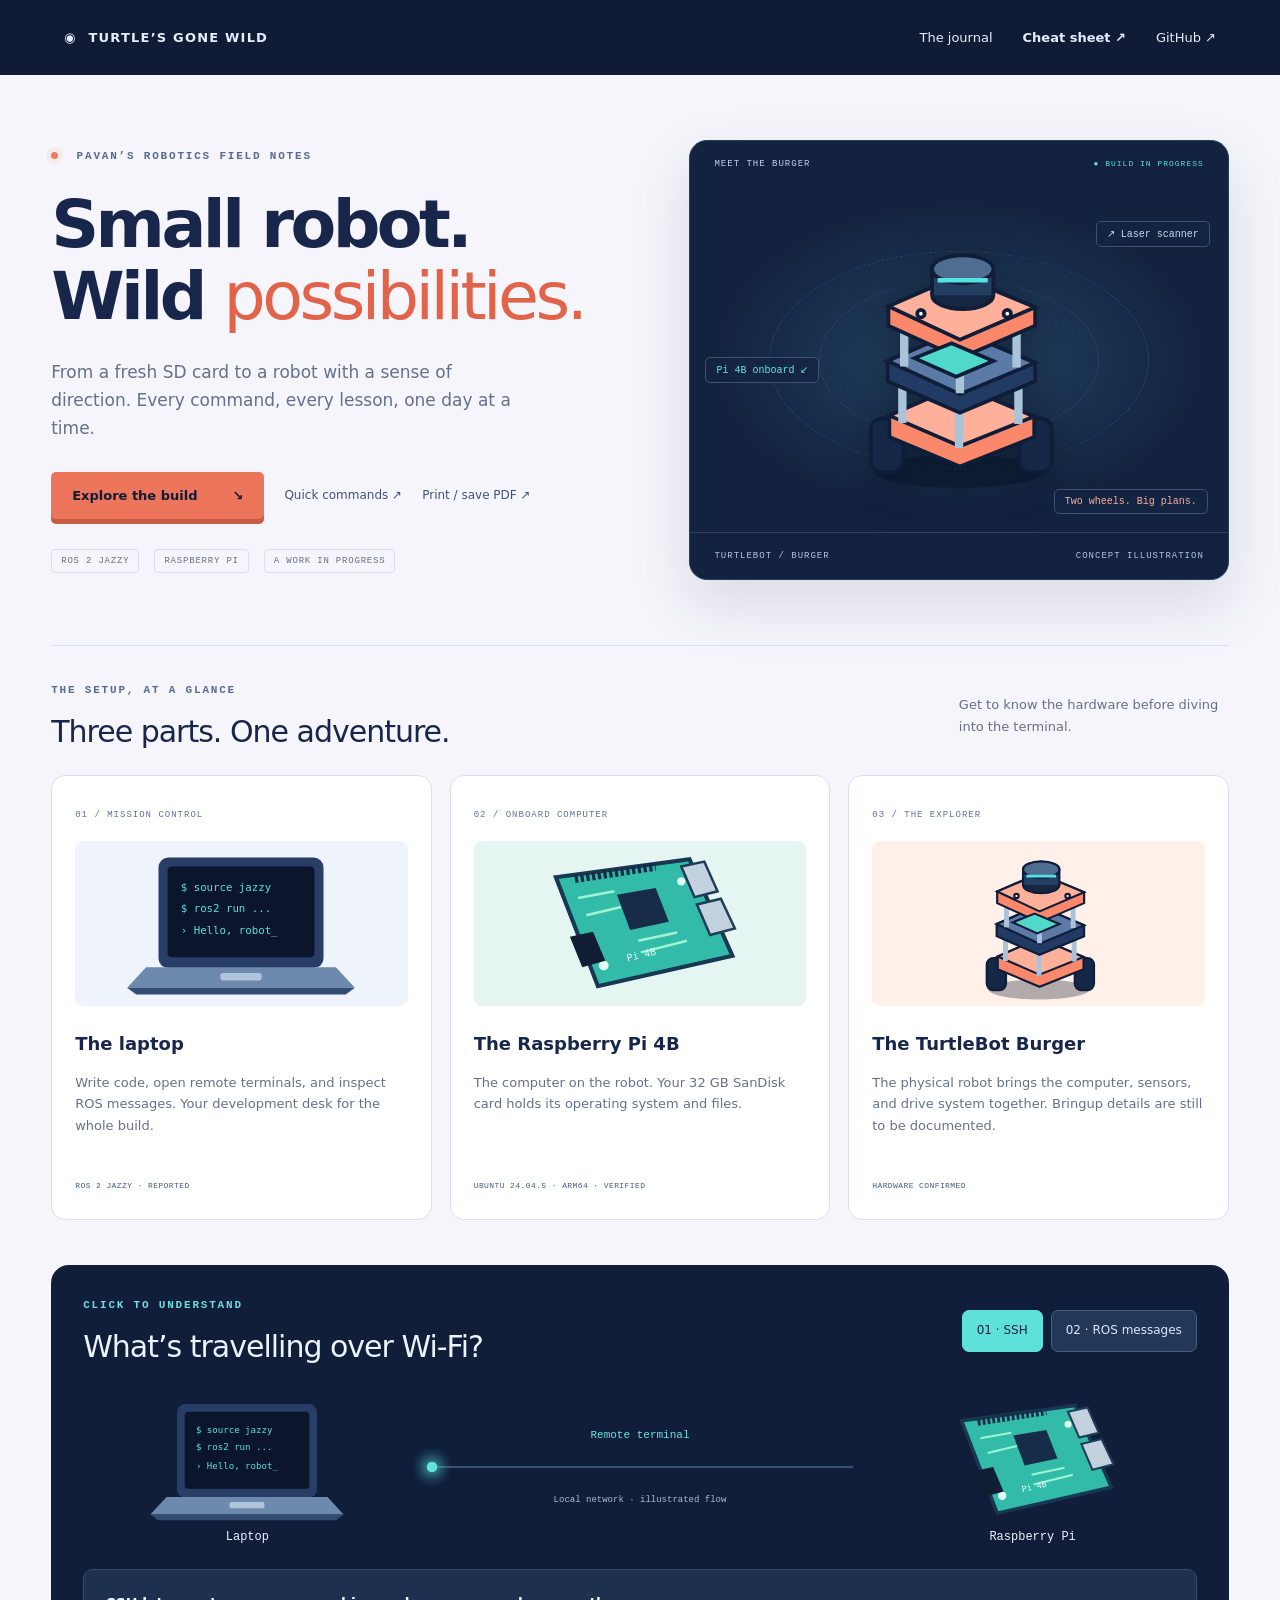
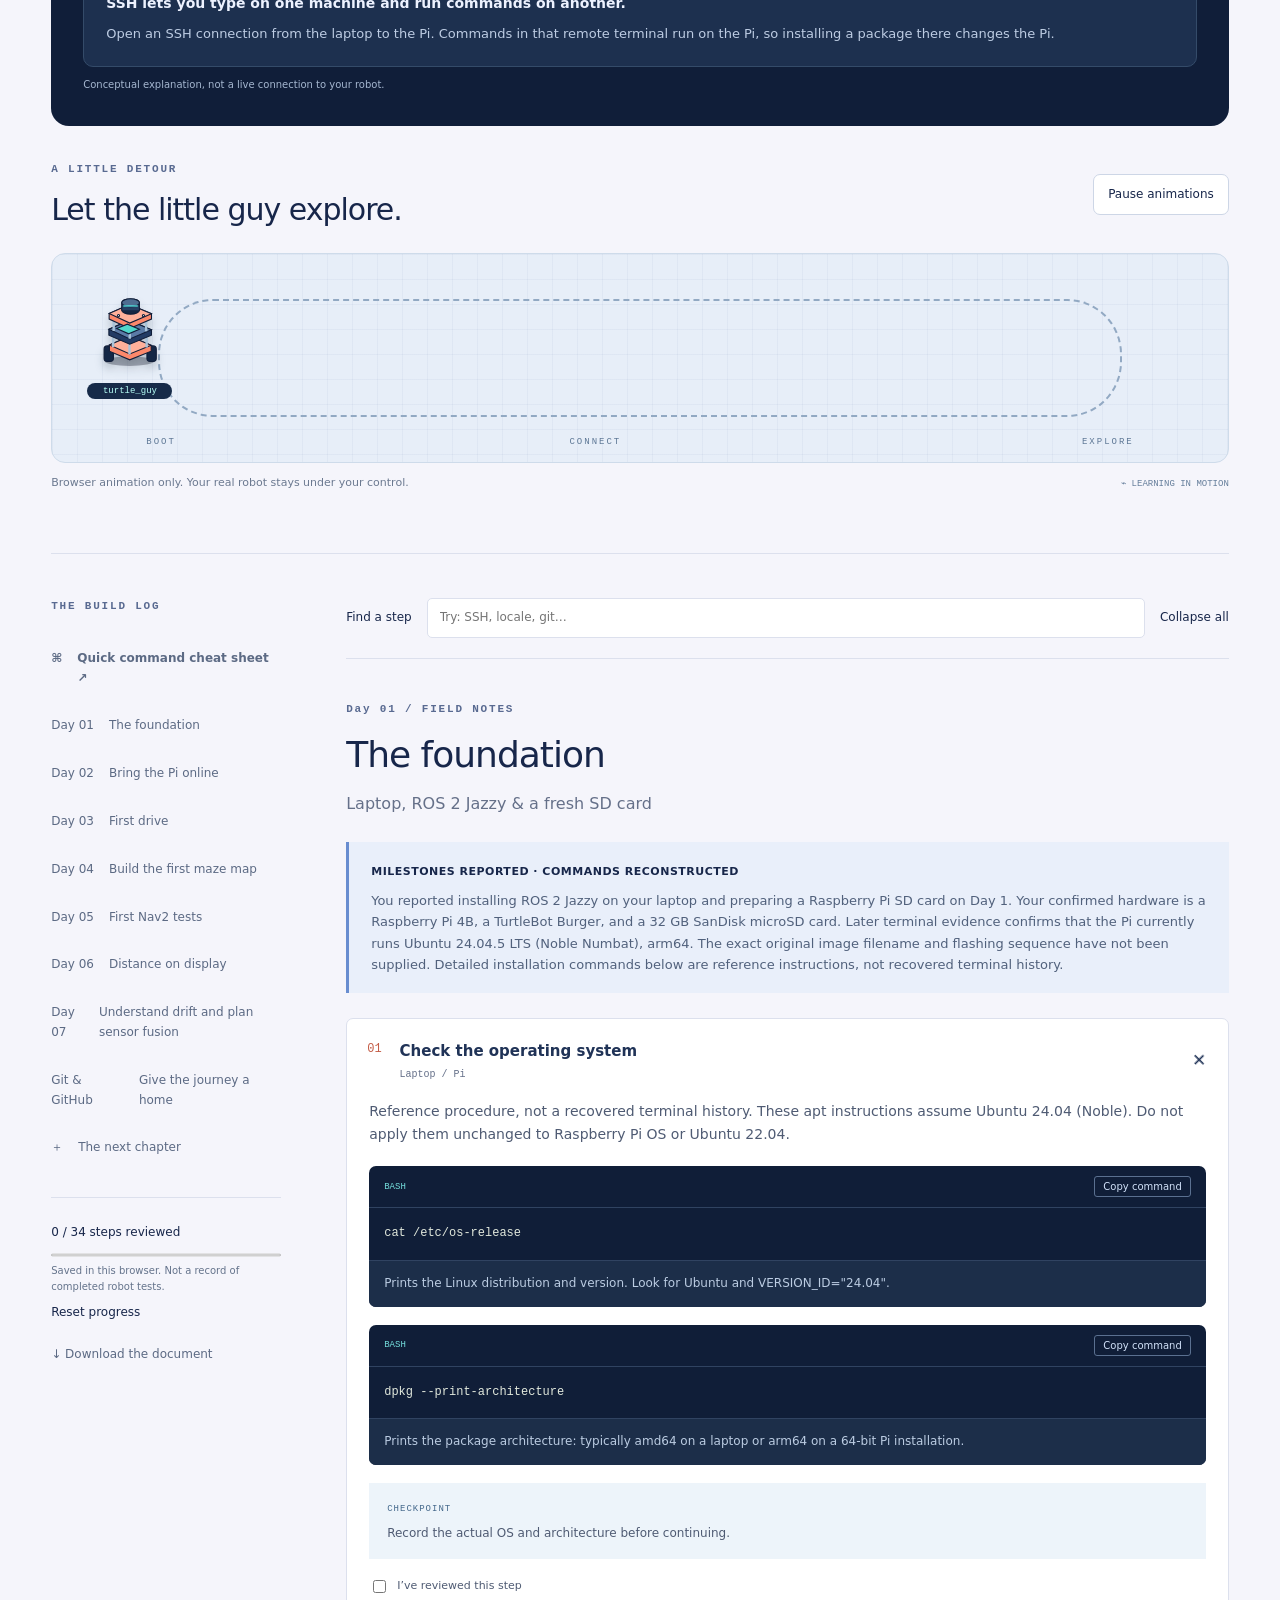
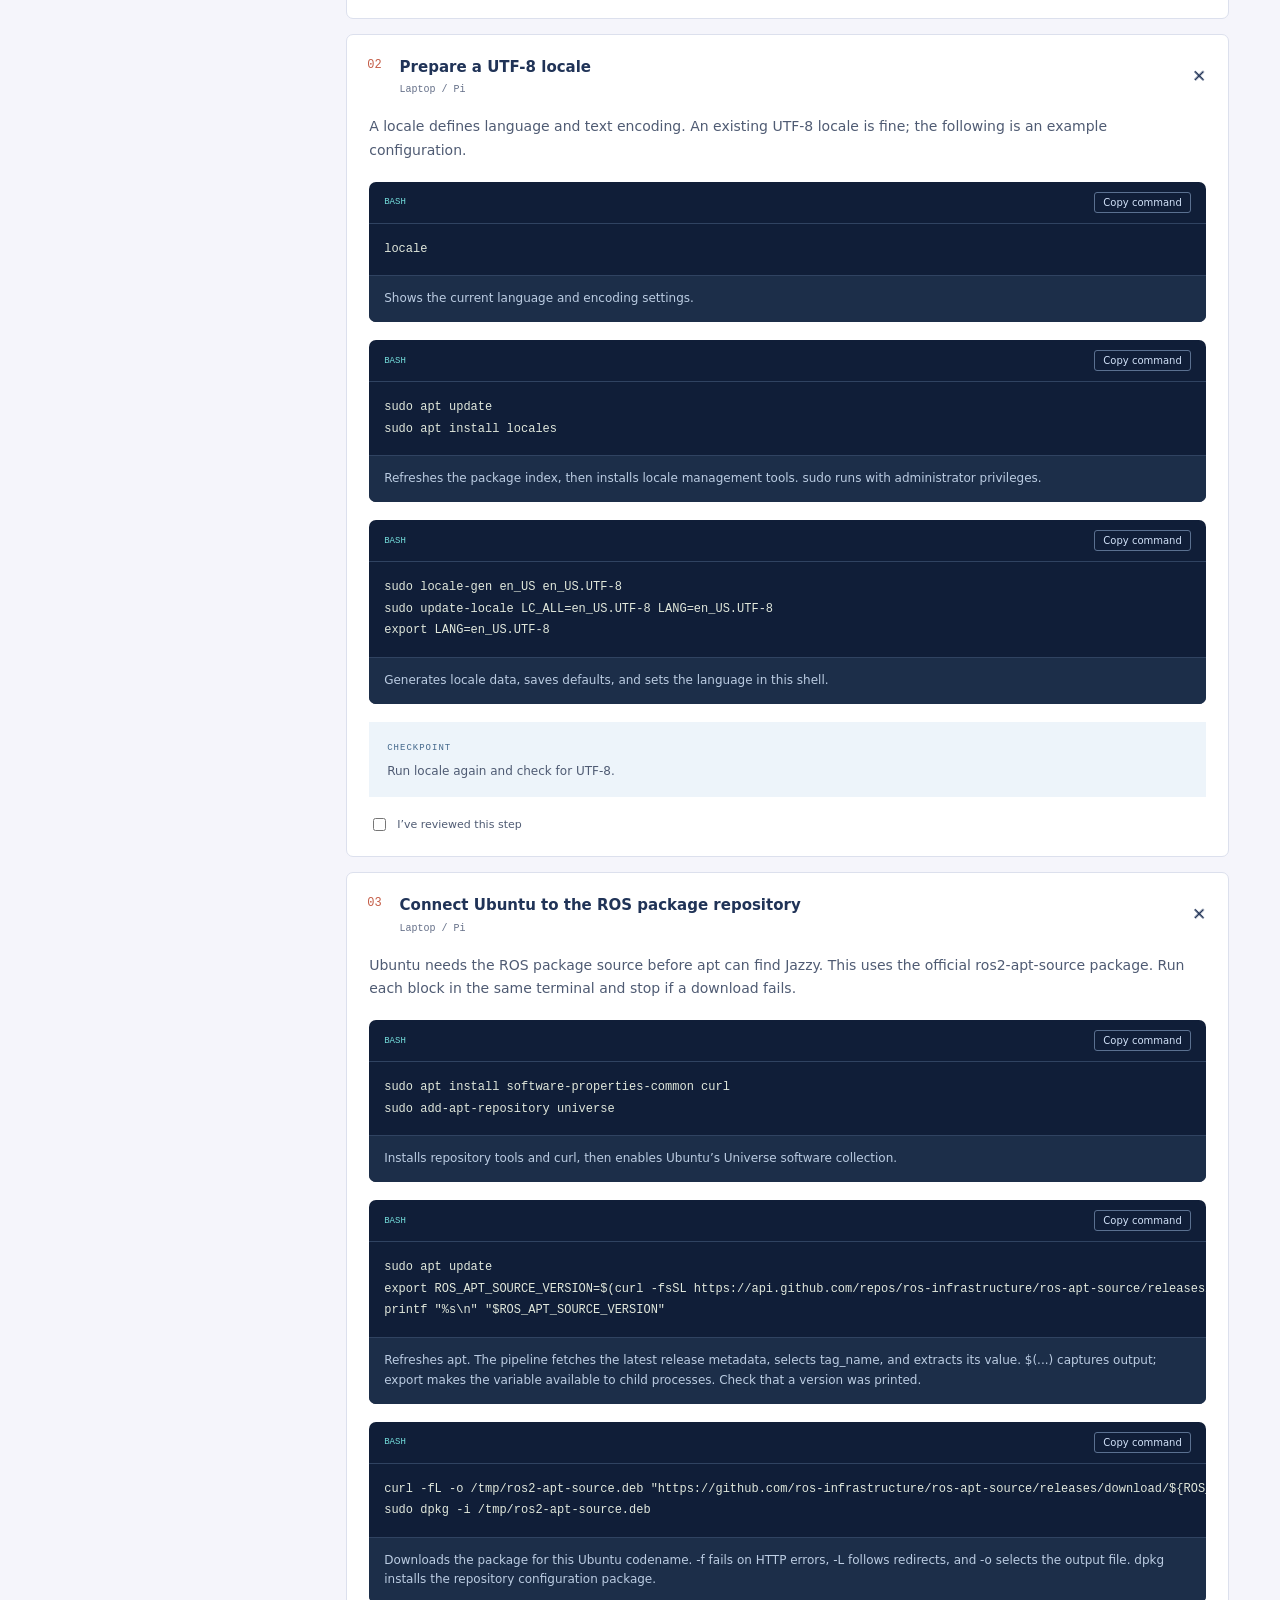
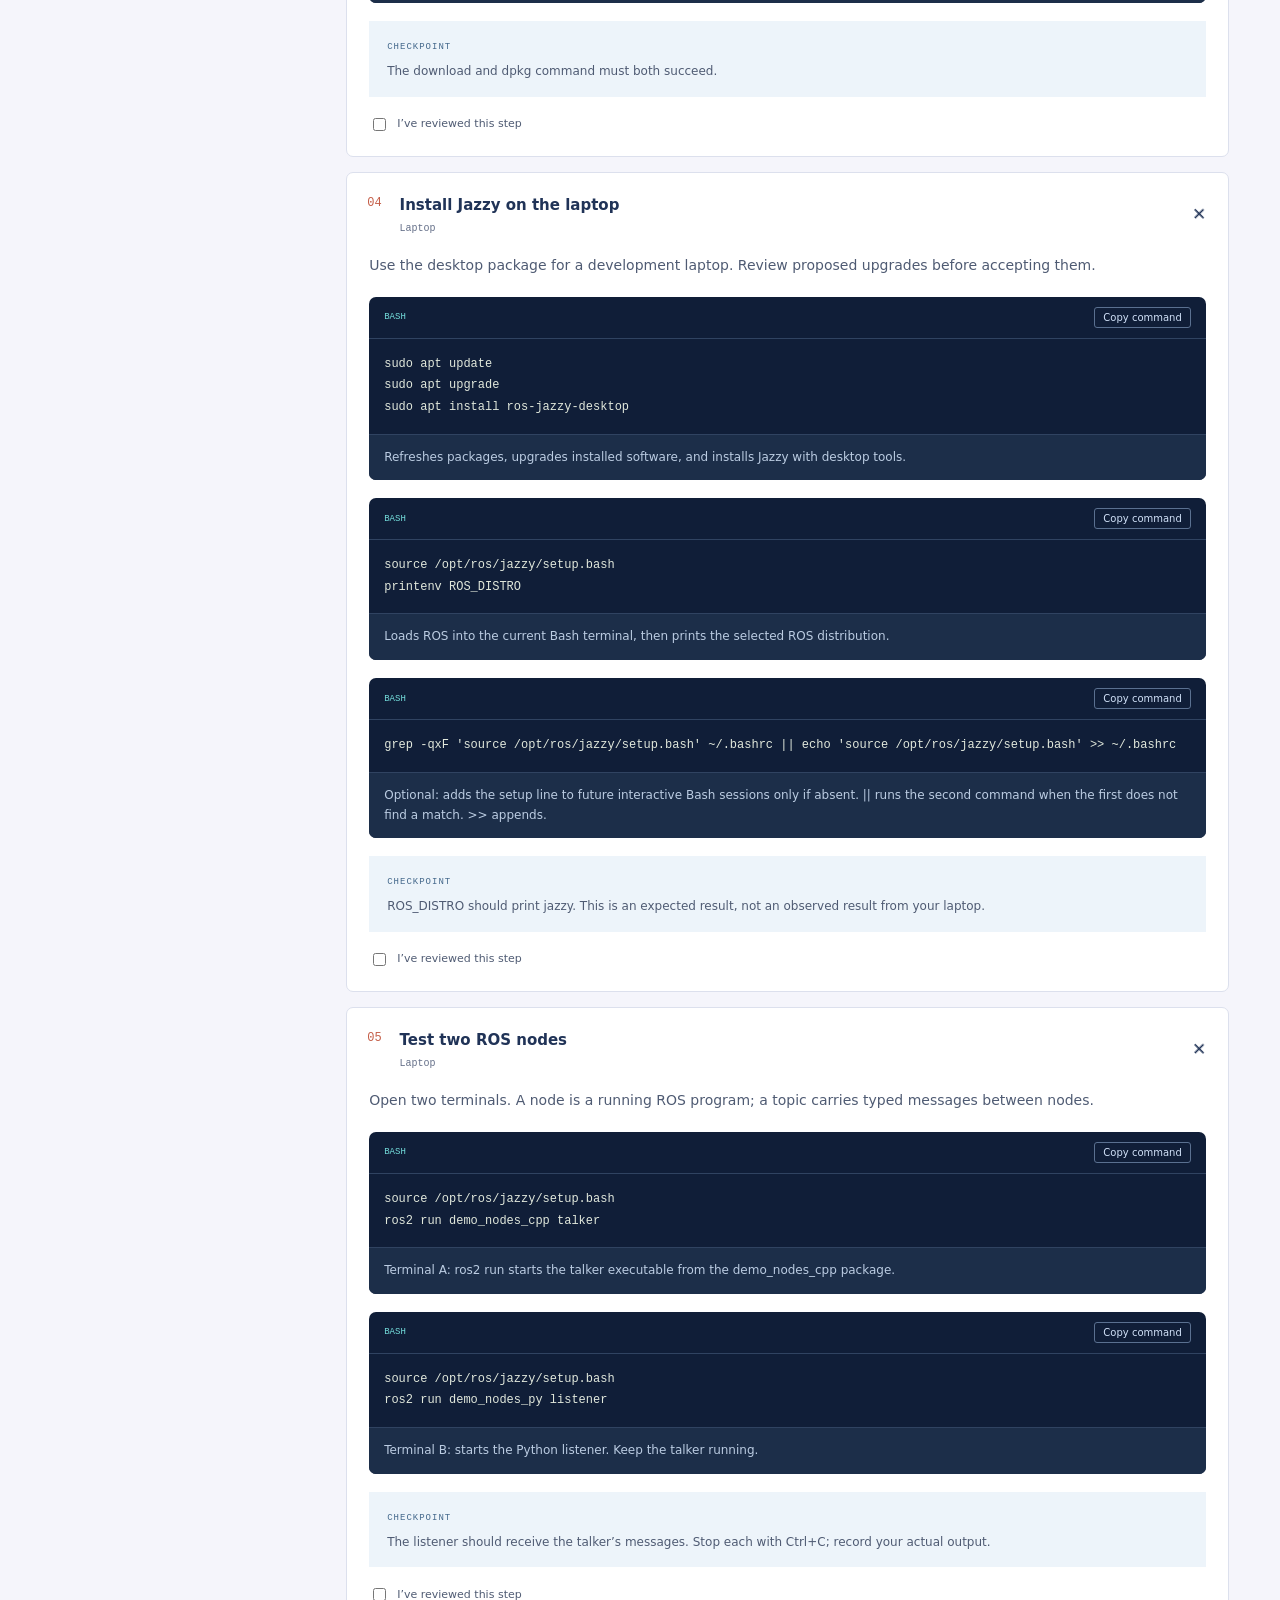
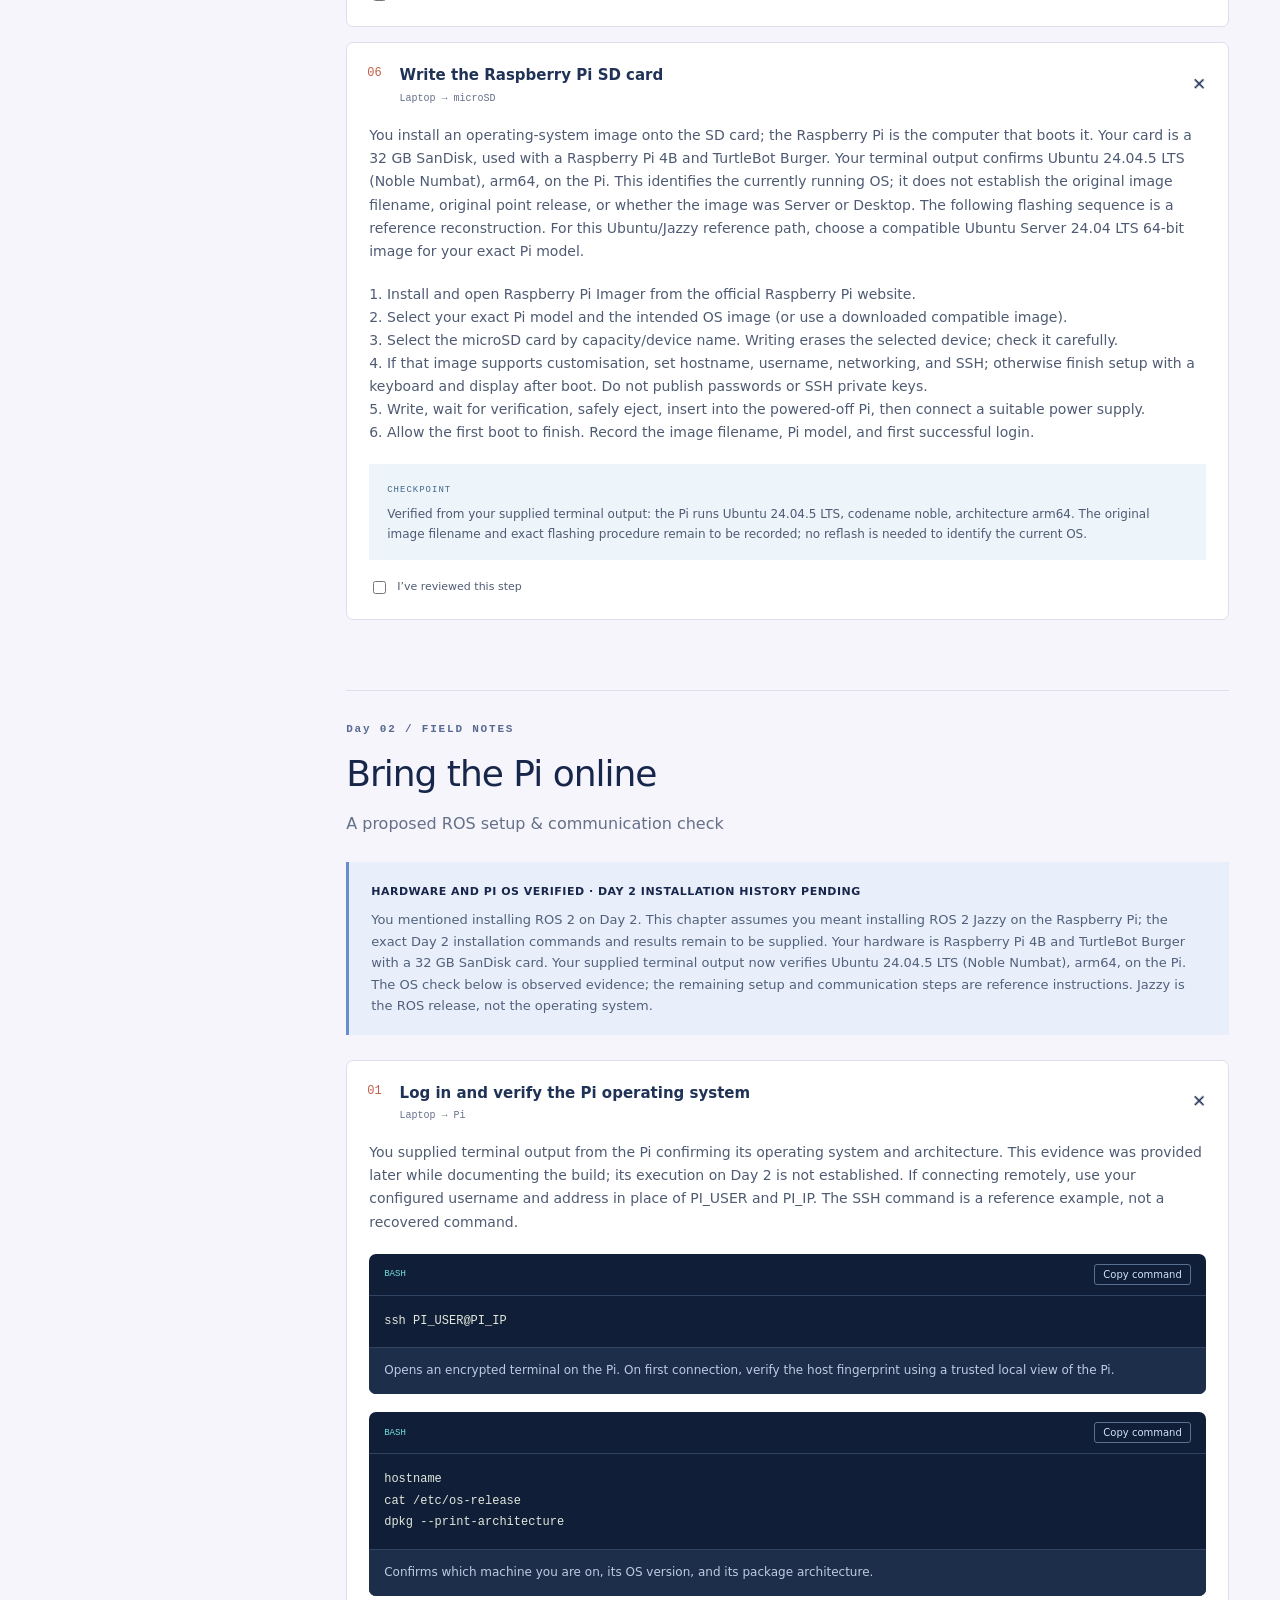
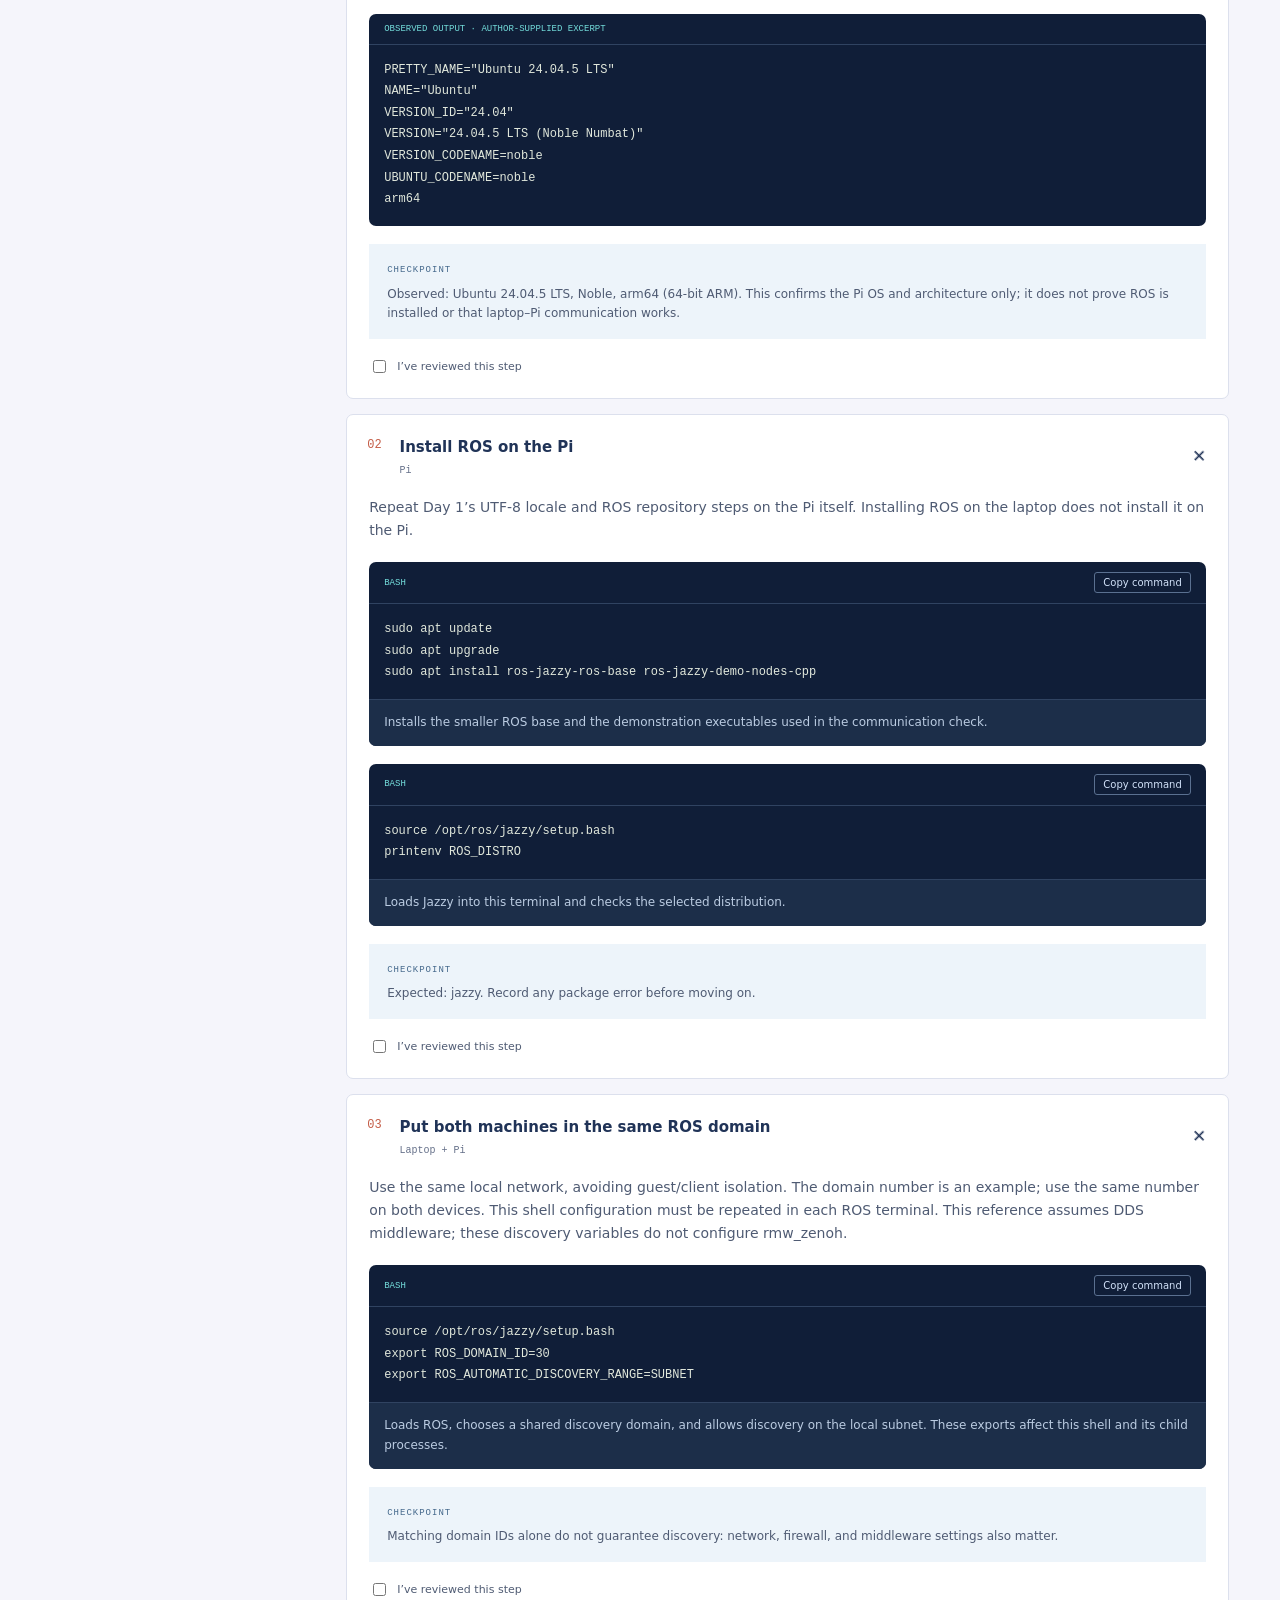
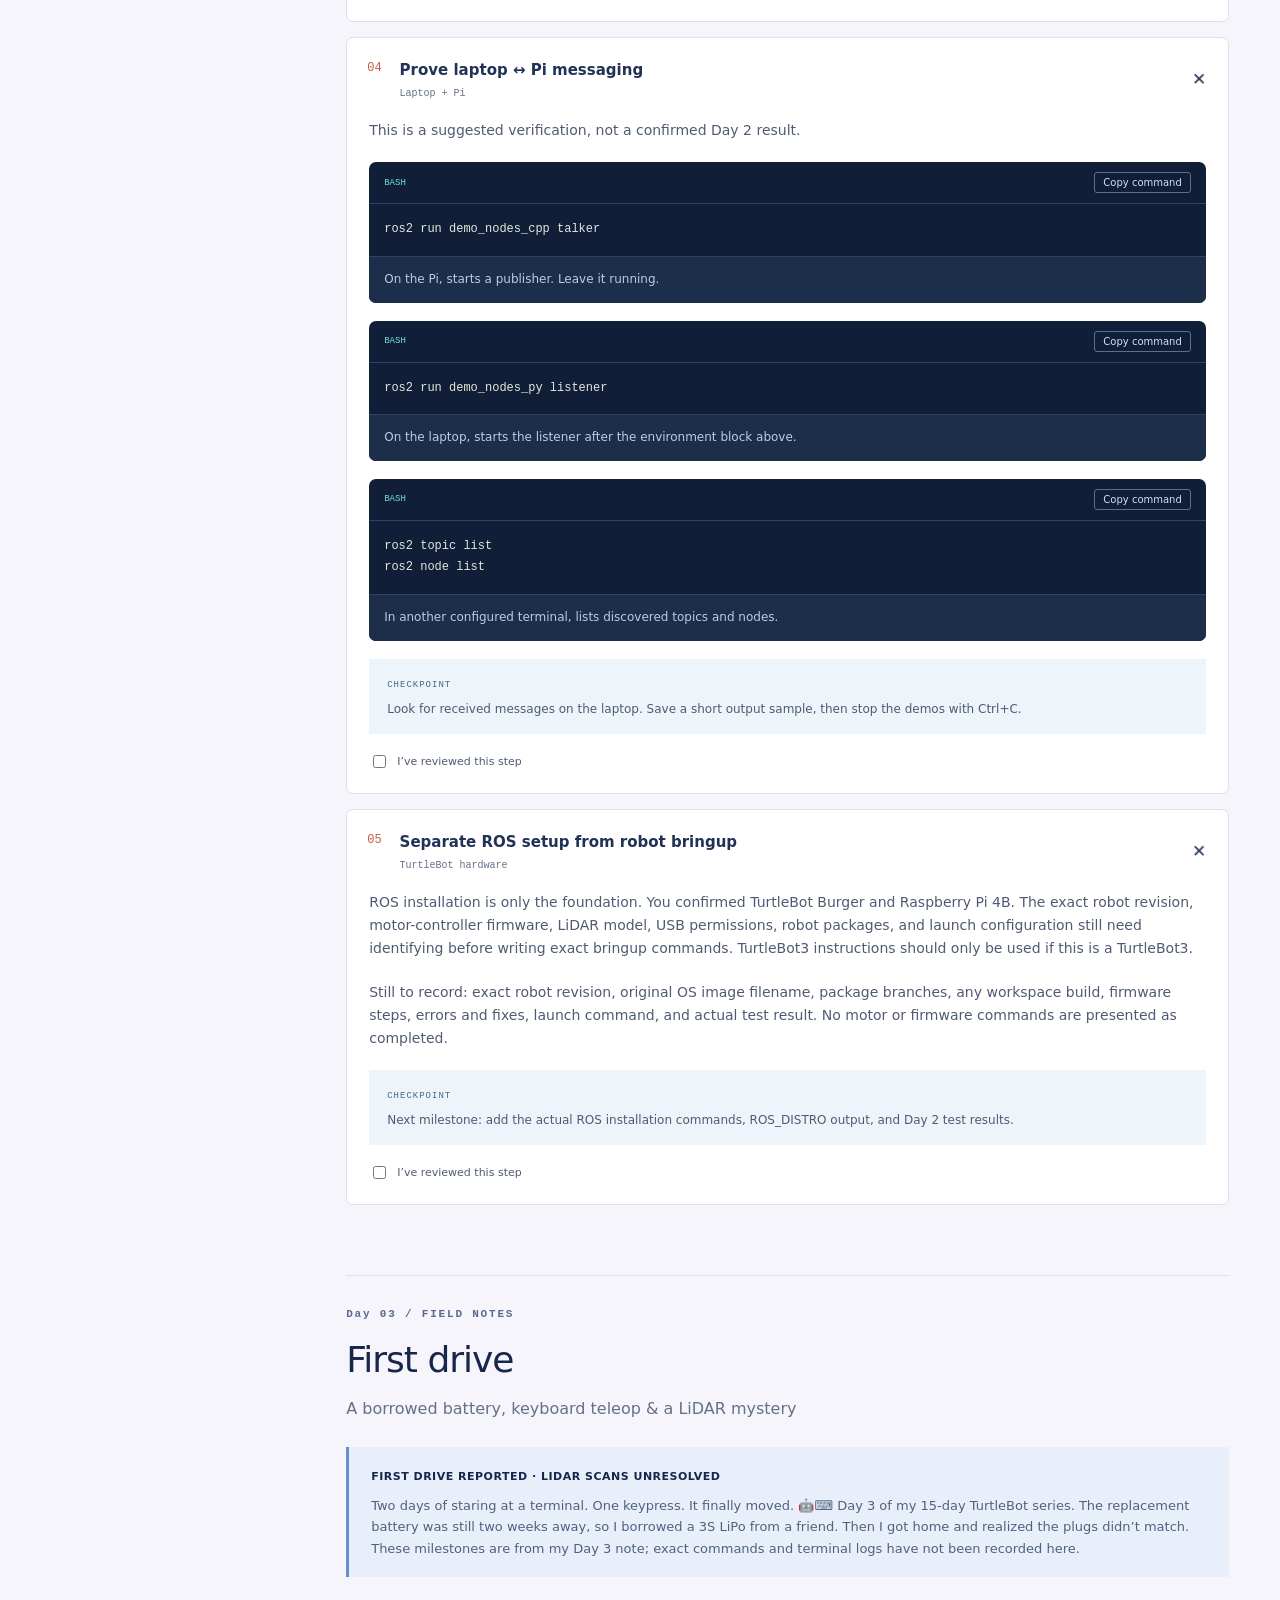
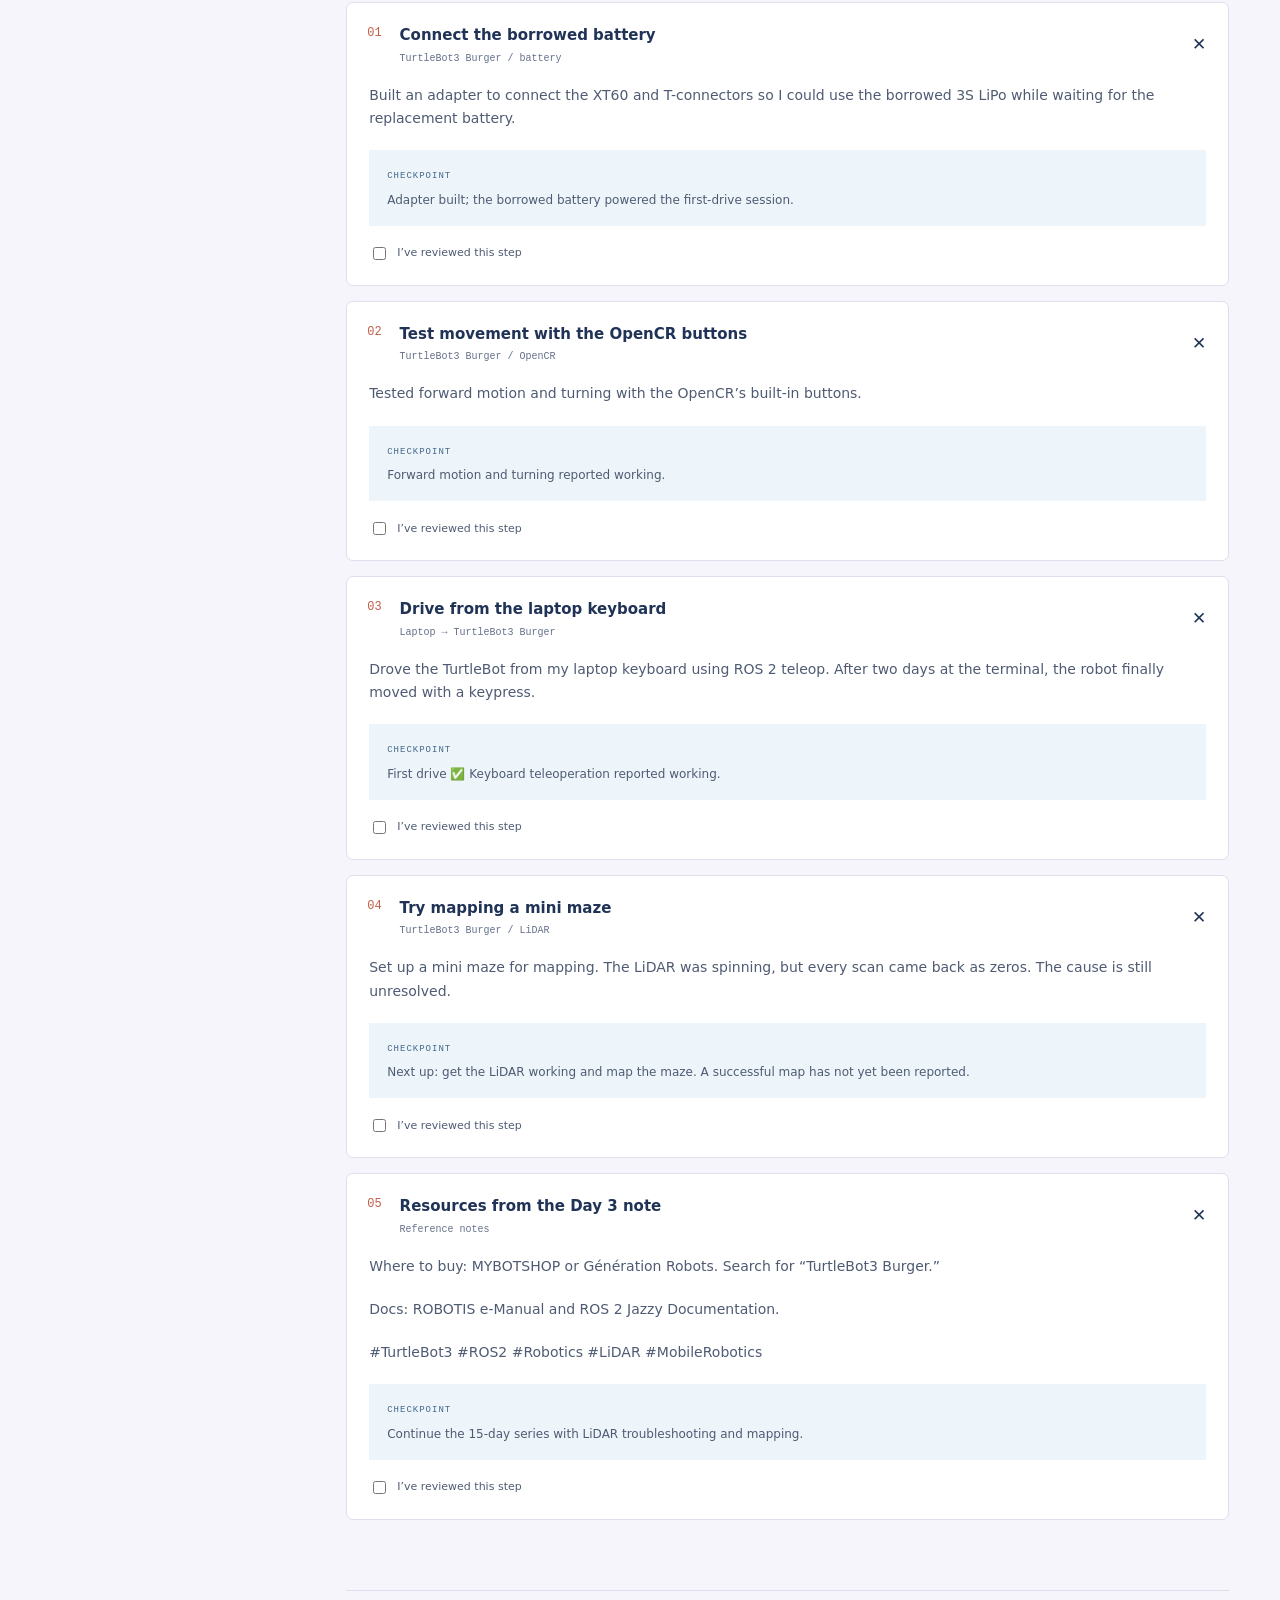
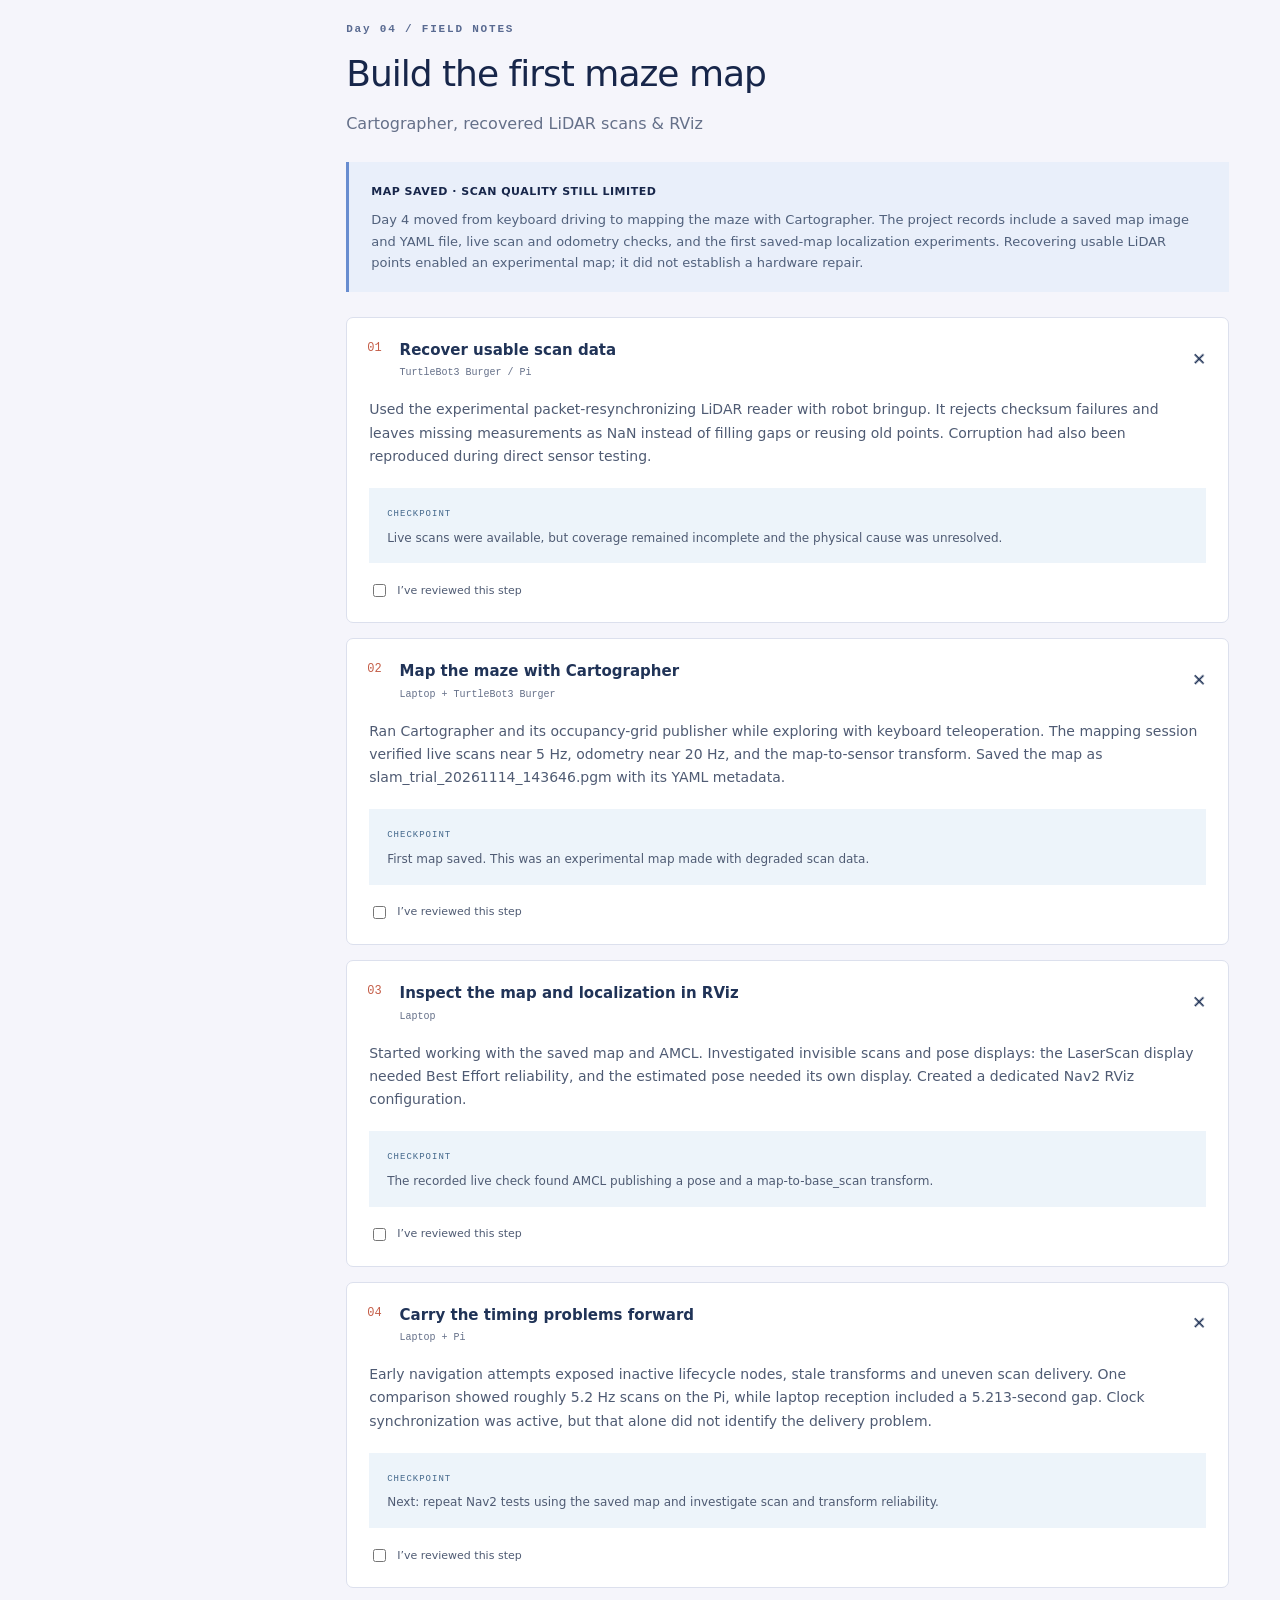
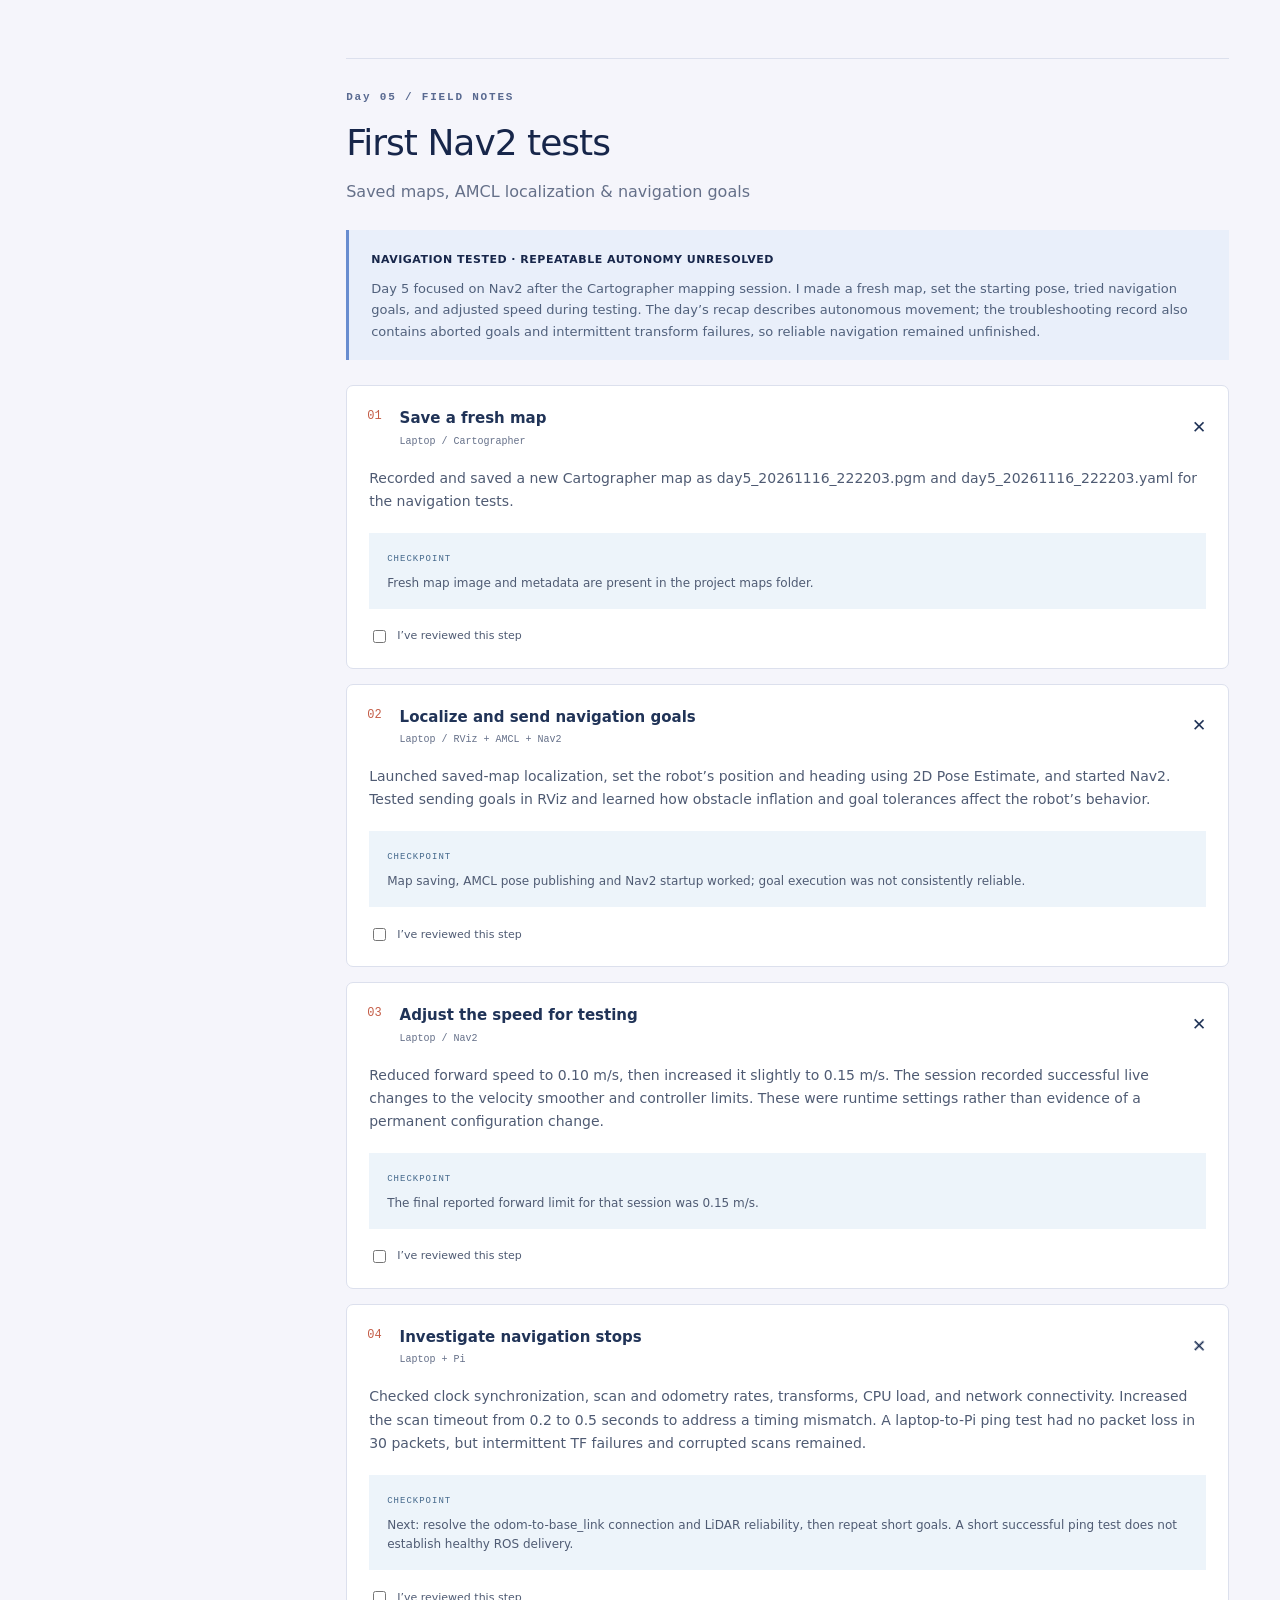
<file: docs/index.html>
<!doctype html><html lang="en"><head><meta charset="utf-8"><meta name="viewport" content="width=device-width,initial-scale=1"><meta name="description" content="Pavan’s growing TurtleBot build journal. ROS 2 Jazzy, Raspberry Pi, explained commands and notes, one day at a time."><title>Turtle’s Gone Wild · Build journal</title><link rel="stylesheet" href="style.css"><script defer src="app.js"></script></head><body>
<header><a class="brand" href="#">◉ <span>TURTLE’S GONE WILD</span></a><nav aria-label="Main navigation"><a href="#day-1">The journal</a><a class="cheat-nav" href="cheatsheet.html">Cheat sheet ↗</a><a href="https://github.com/PavanShettyhere/Turtle-s-Gone-Wild">GitHub ↗</a></nav></header>
<main><section class="hero"><div><div class="eyebrow"><span class="pulse"></span> PAVAN’S ROBOTICS FIELD NOTES</div><h1>Small robot.<br>Wild <em>possibilities.</em></h1><p class="lead">From a fresh SD card to a robot with a sense of direction. Every command, every lesson, one day at a time.</p><div class="hero-actions"><a class="button" href="#day-1">Explore the build <span>↘</span></a><a class="quiet" href="cheatsheet.html">Quick commands ↗</a><button id="print" class="quiet">Print / save PDF ↗</button></div><div class="tags"><span>ROS 2 JAZZY</span><span>RASPBERRY PI</span><span>A WORK IN PROGRESS</span></div></div>
<div class="robot-scene"><div class="scene-label">MEET THE BURGER <span>● BUILD IN PROGRESS</span></div><div class="hero-robot"><div class="orbit orbit-one"></div><div class="orbit orbit-two"></div><img src="assets/burger.svg" alt="Illustrated TurtleBot Burger with stacked plates, wheels, and laser scanner"><span class="callout callout-a">↗ Laser scanner</span><span class="callout callout-b">Pi 4B onboard ↙</span><span class="callout callout-c">Two wheels. Big plans.</span></div><div class="scene-bottom"><span>TURTLEBOT / BURGER</span><span>CONCEPT ILLUSTRATION</span></div></div></section>
<section class="visual-lab" id="visual-lab"><div class="lab-heading"><div><div class="eyebrow">THE SETUP, AT A GLANCE</div><h2>Three parts. One adventure.</h2></div><p>Get to know the hardware before diving into the terminal.</p></div><div class="hardware-grid"><article><span class="hardware-number">01 / MISSION CONTROL</span><img src="assets/laptop.svg" alt="Laptop illustration showing a simplified ROS terminal"><h3>The laptop</h3><p>Write code, open remote terminals, and inspect ROS messages. Your development desk for the whole build.</p><span class="hardware-tag">ROS 2 JAZZY · REPORTED</span></article><article><span class="hardware-number">02 / ONBOARD COMPUTER</span><img src="assets/pi.svg" alt="Illustration of the Raspberry Pi 4B circuit board"><h3>The Raspberry Pi 4B</h3><p>The computer on the robot. Your 32 GB SanDisk card holds its operating system and files.</p><span class="hardware-tag">UBUNTU 24.04.5 · ARM64 · VERIFIED</span></article><article><span class="hardware-number">03 / THE EXPLORER</span><img src="assets/burger.svg" alt="Illustration of the TurtleBot Burger robot"><h3>The TurtleBot Burger</h3><p>The physical robot brings the computer, sensors, and drive system together. Bringup details are still to be documented.</p><span class="hardware-tag">HARDWARE CONFIRMED</span></article></div></section>
<section class="comms-lab" aria-labelledby="comms-title"><div class="lab-heading"><div><div class="eyebrow">CLICK TO UNDERSTAND</div><h2 id="comms-title">What’s travelling over Wi-Fi?</h2></div><div class="mode-buttons" role="group" aria-label="Communication explanation"><button data-mode="ssh" aria-pressed="true">01 · SSH</button><button data-mode="ros" aria-pressed="false">02 · ROS messages</button></div></div><div class="connection"><div><img src="assets/laptop.svg" alt="Laptop"><strong>Laptop</strong></div><div class="signal"><span id="signal-label">Remote terminal</span><div class="signal-line"><i></i><i></i><i></i></div><small>Local network · illustrated flow</small></div><div><img src="assets/pi.svg" alt="Raspberry Pi"><strong>Raspberry Pi</strong></div></div><div id="mode-explanation" role="status"><strong>SSH lets you type on one machine and run commands on another.</strong><p>Open an SSH connection from the laptop to the Pi. Commands in that remote terminal run on the Pi, so installing a package there changes the Pi.</p></div><p class="demo-caption">Conceptual explanation, not a live connection to your robot.</p></section>
<section class="playground" aria-labelledby="play-title"><div class="lab-heading"><div><div class="eyebrow">A LITTLE DETOUR</div><h2 id="play-title">Let the little guy explore.</h2></div><button id="motion-toggle" class="motion-button" aria-pressed="false">Pause animations</button></div><div class="rover-track"><div class="track-grid"></div><span class="waypoint waypoint-one">BOOT</span><span class="waypoint waypoint-two">CONNECT</span><span class="waypoint waypoint-three">EXPLORE</span><div class="mini-rover"><img src="assets/burger.svg" alt="Small animated TurtleBot moving around a demonstration track"><span>turtle_guy</span></div></div><div class="playground-footer"><p>Browser animation only. Your real robot stays under your control.</p><span>⌁ LEARNING IN MOTION</span></div></section>
<div class="journal-layout"><aside><div class="eyebrow">THE BUILD LOG</div><a class="cheat-nav" href="cheatsheet.html">⌘ <span>Quick command cheat sheet ↗</span></a><a href="#day-1">Day 01 <span>The foundation</span></a><a href="#day-2">Day 02 <span>Bring the Pi online</span></a><a href="#day-3">Day 03 <span>First drive</span></a><a href="#day-4">Day 04 <span>Build the first maze map</span></a><a href="#day-5">Day 05 <span>First Nav2 tests</span></a><a href="#day-6">Day 06 <span>Distance on display</span></a><a href="#day-7">Day 07 <span>Understand drift and plan sensor fusion</span></a><a href="#git">Git &amp; GitHub <span>Give the journey a home</span></a><a href="#roadmap">＋ <span>The next chapter</span></a><div class="progress-box"><span id="progress-label">Your reading progress</span><progress id="progress" value="0" max="100"></progress><small>Saved in this browser. Not a record of completed robot tests.</small><button class="quiet" id="reset">Reset progress</button></div><a href="JOURNAL.md" download>↓ Download the document</a></aside><div class="journal"><div class="toolbar"><label for="search">Find a step</label><input id="search" type="search" placeholder="Try: SSH, locale, git…"><button id="expand-all" class="quiet">Collapse all</button></div><p id="search-status" role="status"></p><section class="chapter" id="day-1" aria-labelledby="day-1-title"><div class="eyebrow">Day 01 / FIELD NOTES</div><h2 id="day-1-title">The foundation</h2><p class="chapter-sub">Laptop, ROS 2 Jazzy &amp; a fresh SD card</p><div class="notice"><strong>Milestones reported · commands reconstructed</strong><p>You reported installing ROS 2 Jazzy on your laptop and preparing a Raspberry Pi SD card on Day 1. Your confirmed hardware is a Raspberry Pi 4B, a TurtleBot Burger, and a 32 GB SanDisk microSD card. Later terminal evidence confirms that the Pi currently runs Ubuntu 24.04.5 LTS (Noble Numbat), arm64. The exact original image filename and flashing sequence have not been supplied. Detailed installation commands below are reference instructions, not recovered terminal history.</p></div><details class="step" id="day-1-step-1" open><summary><span class="step-no">01</span><span>Check the operating system<small>Laptop / Pi</small></span><span class="expand">+</span></summary><div class="step-body"><p>Reference procedure, not a recovered terminal history. These apt instructions assume Ubuntu 24.04 (Noble). Do not apply them unchanged to Raspberry Pi OS or Ubuntu 22.04.</p><div class="command"><div class="command-top"><span>BASH</span><button class="copy" type="button">Copy command</button></div><pre><code>cat /etc/os-release</code></pre><p>Prints the Linux distribution and version. Look for Ubuntu and VERSION_ID=&quot;24.04&quot;.</p></div><div class="command"><div class="command-top"><span>BASH</span><button class="copy" type="button">Copy command</button></div><pre><code>dpkg --print-architecture</code></pre><p>Prints the package architecture: typically amd64 on a laptop or arm64 on a 64-bit Pi installation.</p></div><div class="checkpoint"><strong>CHECKPOINT</strong><p>Record the actual OS and architecture before continuing.</p></div><label class="done"><input type="checkbox" data-key="day-1-1"> I’ve reviewed this step</label></div></details><details class="step" id="day-1-step-2" open><summary><span class="step-no">02</span><span>Prepare a UTF-8 locale<small>Laptop / Pi</small></span><span class="expand">+</span></summary><div class="step-body"><p>A locale defines language and text encoding. An existing UTF-8 locale is fine; the following is an example configuration.</p><div class="command"><div class="command-top"><span>BASH</span><button class="copy" type="button">Copy command</button></div><pre><code>locale</code></pre><p>Shows the current language and encoding settings.</p></div><div class="command"><div class="command-top"><span>BASH</span><button class="copy" type="button">Copy command</button></div><pre><code>sudo apt update
sudo apt install locales</code></pre><p>Refreshes the package index, then installs locale management tools. sudo runs with administrator privileges.</p></div><div class="command"><div class="command-top"><span>BASH</span><button class="copy" type="button">Copy command</button></div><pre><code>sudo locale-gen en_US en_US.UTF-8
sudo update-locale LC_ALL=en_US.UTF-8 LANG=en_US.UTF-8
export LANG=en_US.UTF-8</code></pre><p>Generates locale data, saves defaults, and sets the language in this shell.</p></div><div class="checkpoint"><strong>CHECKPOINT</strong><p>Run locale again and check for UTF-8.</p></div><label class="done"><input type="checkbox" data-key="day-1-2"> I’ve reviewed this step</label></div></details><details class="step" id="day-1-step-3" open><summary><span class="step-no">03</span><span>Connect Ubuntu to the ROS package repository<small>Laptop / Pi</small></span><span class="expand">+</span></summary><div class="step-body"><p>Ubuntu needs the ROS package source before apt can find Jazzy. This uses the official ros2-apt-source package. Run each block in the same terminal and stop if a download fails.</p><div class="command"><div class="command-top"><span>BASH</span><button class="copy" type="button">Copy command</button></div><pre><code>sudo apt install software-properties-common curl
sudo add-apt-repository universe</code></pre><p>Installs repository tools and curl, then enables Ubuntu’s Universe software collection.</p></div><div class="command"><div class="command-top"><span>BASH</span><button class="copy" type="button">Copy command</button></div><pre><code>sudo apt update
export ROS_APT_SOURCE_VERSION=$(curl -fsSL https://api.github.com/repos/ros-infrastructure/ros-apt-source/releases/latest | grep -F &#x27;&quot;tag_name&quot;&#x27; | cut -d &#x27;&quot;&#x27; -f 4)
printf &quot;%s\n&quot; &quot;$ROS_APT_SOURCE_VERSION&quot;</code></pre><p>Refreshes apt. The pipeline fetches the latest release metadata, selects tag_name, and extracts its value. $(...) captures output; export makes the variable available to child processes. Check that a version was printed.</p></div><div class="command"><div class="command-top"><span>BASH</span><button class="copy" type="button">Copy command</button></div><pre><code>curl -fL -o /tmp/ros2-apt-source.deb &quot;https://github.com/ros-infrastructure/ros-apt-source/releases/download/${ROS_APT_SOURCE_VERSION}/ros2-apt-source_${ROS_APT_SOURCE_VERSION}.$(. /etc/os-release &amp;&amp; echo ${UBUNTU_CODENAME:-${VERSION_CODENAME}})_all.deb&quot;
sudo dpkg -i /tmp/ros2-apt-source.deb</code></pre><p>Downloads the package for this Ubuntu codename. -f fails on HTTP errors, -L follows redirects, and -o selects the output file. dpkg installs the repository configuration package.</p></div><div class="checkpoint"><strong>CHECKPOINT</strong><p>The download and dpkg command must both succeed.</p></div><label class="done"><input type="checkbox" data-key="day-1-3"> I’ve reviewed this step</label></div></details><details class="step" id="day-1-step-4" open><summary><span class="step-no">04</span><span>Install Jazzy on the laptop<small>Laptop</small></span><span class="expand">+</span></summary><div class="step-body"><p>Use the desktop package for a development laptop. Review proposed upgrades before accepting them.</p><div class="command"><div class="command-top"><span>BASH</span><button class="copy" type="button">Copy command</button></div><pre><code>sudo apt update
sudo apt upgrade
sudo apt install ros-jazzy-desktop</code></pre><p>Refreshes packages, upgrades installed software, and installs Jazzy with desktop tools.</p></div><div class="command"><div class="command-top"><span>BASH</span><button class="copy" type="button">Copy command</button></div><pre><code>source /opt/ros/jazzy/setup.bash
printenv ROS_DISTRO</code></pre><p>Loads ROS into the current Bash terminal, then prints the selected ROS distribution.</p></div><div class="command"><div class="command-top"><span>BASH</span><button class="copy" type="button">Copy command</button></div><pre><code>grep -qxF &#x27;source /opt/ros/jazzy/setup.bash&#x27; ~/.bashrc || echo &#x27;source /opt/ros/jazzy/setup.bash&#x27; &gt;&gt; ~/.bashrc</code></pre><p>Optional: adds the setup line to future interactive Bash sessions only if absent. || runs the second command when the first does not find a match. &gt;&gt; appends.</p></div><div class="checkpoint"><strong>CHECKPOINT</strong><p>ROS_DISTRO should print jazzy. This is an expected result, not an observed result from your laptop.</p></div><label class="done"><input type="checkbox" data-key="day-1-4"> I’ve reviewed this step</label></div></details><details class="step" id="day-1-step-5" open><summary><span class="step-no">05</span><span>Test two ROS nodes<small>Laptop</small></span><span class="expand">+</span></summary><div class="step-body"><p>Open two terminals. A node is a running ROS program; a topic carries typed messages between nodes.</p><div class="command"><div class="command-top"><span>BASH</span><button class="copy" type="button">Copy command</button></div><pre><code>source /opt/ros/jazzy/setup.bash
ros2 run demo_nodes_cpp talker</code></pre><p>Terminal A: ros2 run starts the talker executable from the demo_nodes_cpp package.</p></div><div class="command"><div class="command-top"><span>BASH</span><button class="copy" type="button">Copy command</button></div><pre><code>source /opt/ros/jazzy/setup.bash
ros2 run demo_nodes_py listener</code></pre><p>Terminal B: starts the Python listener. Keep the talker running.</p></div><div class="checkpoint"><strong>CHECKPOINT</strong><p>The listener should receive the talker’s messages. Stop each with Ctrl+C; record your actual output.</p></div><label class="done"><input type="checkbox" data-key="day-1-5"> I’ve reviewed this step</label></div></details><details class="step" id="day-1-step-6" open><summary><span class="step-no">06</span><span>Write the Raspberry Pi SD card<small>Laptop → microSD</small></span><span class="expand">+</span></summary><div class="step-body"><p>You install an operating-system image onto the SD card; the Raspberry Pi is the computer that boots it. Your card is a 32 GB SanDisk, used with a Raspberry Pi 4B and TurtleBot Burger. Your terminal output confirms Ubuntu 24.04.5 LTS (Noble Numbat), arm64, on the Pi. This identifies the currently running OS; it does not establish the original image filename, original point release, or whether the image was Server or Desktop. The following flashing sequence is a reference reconstruction. For this Ubuntu/Jazzy reference path, choose a compatible Ubuntu Server 24.04 LTS 64-bit image for your exact Pi model.</p><p>1. Install and open Raspberry Pi Imager from the official Raspberry Pi website.<br>2. Select your exact Pi model and the intended OS image (or use a downloaded compatible image).<br>3. Select the microSD card by capacity/device name. Writing erases the selected device; check it carefully.<br>4. If that image supports customisation, set hostname, username, networking, and SSH; otherwise finish setup with a keyboard and display after boot. Do not publish passwords or SSH private keys.<br>5. Write, wait for verification, safely eject, insert into the powered-off Pi, then connect a suitable power supply.<br>6. Allow the first boot to finish. Record the image filename, Pi model, and first successful login.</p><div class="checkpoint"><strong>CHECKPOINT</strong><p>Verified from your supplied terminal output: the Pi runs Ubuntu 24.04.5 LTS, codename noble, architecture arm64. The original image filename and exact flashing procedure remain to be recorded; no reflash is needed to identify the current OS.</p></div><label class="done"><input type="checkbox" data-key="day-1-6"> I’ve reviewed this step</label></div></details></section><section class="chapter" id="day-2" aria-labelledby="day-2-title"><div class="eyebrow">Day 02 / FIELD NOTES</div><h2 id="day-2-title">Bring the Pi online</h2><p class="chapter-sub">A proposed ROS setup &amp; communication check</p><div class="notice"><strong>Hardware and Pi OS verified · Day 2 installation history pending</strong><p>You mentioned installing ROS 2 on Day 2. This chapter assumes you meant installing ROS 2 Jazzy on the Raspberry Pi; the exact Day 2 installation commands and results remain to be supplied. Your hardware is Raspberry Pi 4B and TurtleBot Burger with a 32 GB SanDisk card. Your supplied terminal output now verifies Ubuntu 24.04.5 LTS (Noble Numbat), arm64, on the Pi. The OS check below is observed evidence; the remaining setup and communication steps are reference instructions. Jazzy is the ROS release, not the operating system.</p></div><details class="step" id="day-2-step-1" open><summary><span class="step-no">01</span><span>Log in and verify the Pi operating system<small>Laptop → Pi</small></span><span class="expand">+</span></summary><div class="step-body"><p>You supplied terminal output from the Pi confirming its operating system and architecture. This evidence was provided later while documenting the build; its execution on Day 2 is not established. If connecting remotely, use your configured username and address in place of PI_USER and PI_IP. The SSH command is a reference example, not a recovered command.</p><div class="command"><div class="command-top"><span>BASH</span><button class="copy" type="button">Copy command</button></div><pre><code>ssh PI_USER@PI_IP</code></pre><p>Opens an encrypted terminal on the Pi. On first connection, verify the host fingerprint using a trusted local view of the Pi.</p></div><div class="command"><div class="command-top"><span>BASH</span><button class="copy" type="button">Copy command</button></div><pre><code>hostname
cat /etc/os-release
dpkg --print-architecture</code></pre><p>Confirms which machine you are on, its OS version, and its package architecture.</p></div><div class="command"><div class="command-top">OBSERVED OUTPUT · AUTHOR-SUPPLIED EXCERPT</div><pre><code>PRETTY_NAME=&quot;Ubuntu 24.04.5 LTS&quot;
NAME=&quot;Ubuntu&quot;
VERSION_ID=&quot;24.04&quot;
VERSION=&quot;24.04.5 LTS (Noble Numbat)&quot;
VERSION_CODENAME=noble
UBUNTU_CODENAME=noble
arm64</code></pre></div><div class="checkpoint"><strong>CHECKPOINT</strong><p>Observed: Ubuntu 24.04.5 LTS, Noble, arm64 (64-bit ARM). This confirms the Pi OS and architecture only; it does not prove ROS is installed or that laptop–Pi communication works.</p></div><label class="done"><input type="checkbox" data-key="day-2-1"> I’ve reviewed this step</label></div></details><details class="step" id="day-2-step-2" open><summary><span class="step-no">02</span><span>Install ROS on the Pi<small>Pi</small></span><span class="expand">+</span></summary><div class="step-body"><p>Repeat Day 1’s UTF-8 locale and ROS repository steps on the Pi itself. Installing ROS on the laptop does not install it on the Pi.</p><div class="command"><div class="command-top"><span>BASH</span><button class="copy" type="button">Copy command</button></div><pre><code>sudo apt update
sudo apt upgrade
sudo apt install ros-jazzy-ros-base ros-jazzy-demo-nodes-cpp</code></pre><p>Installs the smaller ROS base and the demonstration executables used in the communication check.</p></div><div class="command"><div class="command-top"><span>BASH</span><button class="copy" type="button">Copy command</button></div><pre><code>source /opt/ros/jazzy/setup.bash
printenv ROS_DISTRO</code></pre><p>Loads Jazzy into this terminal and checks the selected distribution.</p></div><div class="checkpoint"><strong>CHECKPOINT</strong><p>Expected: jazzy. Record any package error before moving on.</p></div><label class="done"><input type="checkbox" data-key="day-2-2"> I’ve reviewed this step</label></div></details><details class="step" id="day-2-step-3" open><summary><span class="step-no">03</span><span>Put both machines in the same ROS domain<small>Laptop + Pi</small></span><span class="expand">+</span></summary><div class="step-body"><p>Use the same local network, avoiding guest/client isolation. The domain number is an example; use the same number on both devices. This shell configuration must be repeated in each ROS terminal. This reference assumes DDS middleware; these discovery variables do not configure rmw_zenoh.</p><div class="command"><div class="command-top"><span>BASH</span><button class="copy" type="button">Copy command</button></div><pre><code>source /opt/ros/jazzy/setup.bash
export ROS_DOMAIN_ID=30
export ROS_AUTOMATIC_DISCOVERY_RANGE=SUBNET</code></pre><p>Loads ROS, chooses a shared discovery domain, and allows discovery on the local subnet. These exports affect this shell and its child processes.</p></div><div class="checkpoint"><strong>CHECKPOINT</strong><p>Matching domain IDs alone do not guarantee discovery: network, firewall, and middleware settings also matter.</p></div><label class="done"><input type="checkbox" data-key="day-2-3"> I’ve reviewed this step</label></div></details><details class="step" id="day-2-step-4" open><summary><span class="step-no">04</span><span>Prove laptop ↔ Pi messaging<small>Laptop + Pi</small></span><span class="expand">+</span></summary><div class="step-body"><p>This is a suggested verification, not a confirmed Day 2 result.</p><div class="command"><div class="command-top"><span>BASH</span><button class="copy" type="button">Copy command</button></div><pre><code>ros2 run demo_nodes_cpp talker</code></pre><p>On the Pi, starts a publisher. Leave it running.</p></div><div class="command"><div class="command-top"><span>BASH</span><button class="copy" type="button">Copy command</button></div><pre><code>ros2 run demo_nodes_py listener</code></pre><p>On the laptop, starts the listener after the environment block above.</p></div><div class="command"><div class="command-top"><span>BASH</span><button class="copy" type="button">Copy command</button></div><pre><code>ros2 topic list
ros2 node list</code></pre><p>In another configured terminal, lists discovered topics and nodes.</p></div><div class="checkpoint"><strong>CHECKPOINT</strong><p>Look for received messages on the laptop. Save a short output sample, then stop the demos with Ctrl+C.</p></div><label class="done"><input type="checkbox" data-key="day-2-4"> I’ve reviewed this step</label></div></details><details class="step" id="day-2-step-5" open><summary><span class="step-no">05</span><span>Separate ROS setup from robot bringup<small>TurtleBot hardware</small></span><span class="expand">+</span></summary><div class="step-body"><p>ROS installation is only the foundation. You confirmed TurtleBot Burger and Raspberry Pi 4B. The exact robot revision, motor-controller firmware, LiDAR model, USB permissions, robot packages, and launch configuration still need identifying before writing exact bringup commands. TurtleBot3 instructions should only be used if this is a TurtleBot3.</p><p>Still to record: exact robot revision, original OS image filename, package branches, any workspace build, firmware steps, errors and fixes, launch command, and actual test result. No motor or firmware commands are presented as completed.</p><div class="checkpoint"><strong>CHECKPOINT</strong><p>Next milestone: add the actual ROS installation commands, ROS_DISTRO output, and Day 2 test results.</p></div><label class="done"><input type="checkbox" data-key="day-2-5"> I’ve reviewed this step</label></div></details></section><section class="chapter" id="day-3" aria-labelledby="day-3-title"><div class="eyebrow">Day 03 / FIELD NOTES</div><h2 id="day-3-title">First drive</h2><p class="chapter-sub">A borrowed battery, keyboard teleop &amp; a LiDAR mystery</p><div class="notice"><strong>First drive reported · LiDAR scans unresolved</strong><p>Two days of staring at a terminal. One keypress. It finally moved. 🤖⌨️ Day 3 of my 15-day TurtleBot series. The replacement battery was still two weeks away, so I borrowed a 3S LiPo from a friend. Then I got home and realized the plugs didn’t match. These milestones are from my Day 3 note; exact commands and terminal logs have not been recorded here.</p></div><details class="step" id="day-3-step-1" open><summary><span class="step-no">01</span><span>Connect the borrowed battery<small>TurtleBot3 Burger / battery</small></span><span class="expand">+</span></summary><div class="step-body"><p>Built an adapter to connect the XT60 and T-connectors so I could use the borrowed 3S LiPo while waiting for the replacement battery.</p><div class="checkpoint"><strong>CHECKPOINT</strong><p>Adapter built; the borrowed battery powered the first-drive session.</p></div><label class="done"><input type="checkbox" data-key="day-3-1"> I’ve reviewed this step</label></div></details><details class="step" id="day-3-step-2" open><summary><span class="step-no">02</span><span>Test movement with the OpenCR buttons<small>TurtleBot3 Burger / OpenCR</small></span><span class="expand">+</span></summary><div class="step-body"><p>Tested forward motion and turning with the OpenCR’s built-in buttons.</p><div class="checkpoint"><strong>CHECKPOINT</strong><p>Forward motion and turning reported working.</p></div><label class="done"><input type="checkbox" data-key="day-3-2"> I’ve reviewed this step</label></div></details><details class="step" id="day-3-step-3" open><summary><span class="step-no">03</span><span>Drive from the laptop keyboard<small>Laptop → TurtleBot3 Burger</small></span><span class="expand">+</span></summary><div class="step-body"><p>Drove the TurtleBot from my laptop keyboard using ROS 2 teleop. After two days at the terminal, the robot finally moved with a keypress.</p><div class="checkpoint"><strong>CHECKPOINT</strong><p>First drive ✅ Keyboard teleoperation reported working.</p></div><label class="done"><input type="checkbox" data-key="day-3-3"> I’ve reviewed this step</label></div></details><details class="step" id="day-3-step-4" open><summary><span class="step-no">04</span><span>Try mapping a mini maze<small>TurtleBot3 Burger / LiDAR</small></span><span class="expand">+</span></summary><div class="step-body"><p>Set up a mini maze for mapping. The LiDAR was spinning, but every scan came back as zeros. The cause is still unresolved.</p><div class="checkpoint"><strong>CHECKPOINT</strong><p>Next up: get the LiDAR working and map the maze. A successful map has not yet been reported.</p></div><label class="done"><input type="checkbox" data-key="day-3-4"> I’ve reviewed this step</label></div></details><details class="step" id="day-3-step-5" open><summary><span class="step-no">05</span><span>Resources from the Day 3 note<small>Reference notes</small></span><span class="expand">+</span></summary><div class="step-body"><p>Where to buy: MYBOTSHOP or Génération Robots. Search for “TurtleBot3 Burger.”</p><p>Docs: ROBOTIS e-Manual and ROS 2 Jazzy Documentation.</p><p>#TurtleBot3 #ROS2 #Robotics #LiDAR #MobileRobotics</p><div class="checkpoint"><strong>CHECKPOINT</strong><p>Continue the 15-day series with LiDAR troubleshooting and mapping.</p></div><label class="done"><input type="checkbox" data-key="day-3-5"> I’ve reviewed this step</label></div></details></section><section class="chapter" id="day-4" aria-labelledby="day-4-title"><div class="eyebrow">Day 04 / FIELD NOTES</div><h2 id="day-4-title">Build the first maze map</h2><p class="chapter-sub">Cartographer, recovered LiDAR scans &amp; RViz</p><div class="notice"><strong>Map saved · scan quality still limited</strong><p>Day 4 moved from keyboard driving to mapping the maze with Cartographer. The project records include a saved map image and YAML file, live scan and odometry checks, and the first saved-map localization experiments. Recovering usable LiDAR points enabled an experimental map; it did not establish a hardware repair.</p></div><details class="step" id="day-4-step-1" open><summary><span class="step-no">01</span><span>Recover usable scan data<small>TurtleBot3 Burger / Pi</small></span><span class="expand">+</span></summary><div class="step-body"><p>Used the experimental packet-resynchronizing LiDAR reader with robot bringup. It rejects checksum failures and leaves missing measurements as NaN instead of filling gaps or reusing old points. Corruption had also been reproduced during direct sensor testing.</p><div class="checkpoint"><strong>CHECKPOINT</strong><p>Live scans were available, but coverage remained incomplete and the physical cause was unresolved.</p></div><label class="done"><input type="checkbox" data-key="day-4-1"> I’ve reviewed this step</label></div></details><details class="step" id="day-4-step-2" open><summary><span class="step-no">02</span><span>Map the maze with Cartographer<small>Laptop + TurtleBot3 Burger</small></span><span class="expand">+</span></summary><div class="step-body"><p>Ran Cartographer and its occupancy-grid publisher while exploring with keyboard teleoperation. The mapping session verified live scans near 5 Hz, odometry near 20 Hz, and the map-to-sensor transform. Saved the map as slam_trial_20261114_143646.pgm with its YAML metadata.</p><div class="checkpoint"><strong>CHECKPOINT</strong><p>First map saved. This was an experimental map made with degraded scan data.</p></div><label class="done"><input type="checkbox" data-key="day-4-2"> I’ve reviewed this step</label></div></details><details class="step" id="day-4-step-3" open><summary><span class="step-no">03</span><span>Inspect the map and localization in RViz<small>Laptop</small></span><span class="expand">+</span></summary><div class="step-body"><p>Started working with the saved map and AMCL. Investigated invisible scans and pose displays: the LaserScan display needed Best Effort reliability, and the estimated pose needed its own display. Created a dedicated Nav2 RViz configuration.</p><div class="checkpoint"><strong>CHECKPOINT</strong><p>The recorded live check found AMCL publishing a pose and a map-to-base_scan transform.</p></div><label class="done"><input type="checkbox" data-key="day-4-3"> I’ve reviewed this step</label></div></details><details class="step" id="day-4-step-4" open><summary><span class="step-no">04</span><span>Carry the timing problems forward<small>Laptop + Pi</small></span><span class="expand">+</span></summary><div class="step-body"><p>Early navigation attempts exposed inactive lifecycle nodes, stale transforms and uneven scan delivery. One comparison showed roughly 5.2 Hz scans on the Pi, while laptop reception included a 5.213-second gap. Clock synchronization was active, but that alone did not identify the delivery problem.</p><div class="checkpoint"><strong>CHECKPOINT</strong><p>Next: repeat Nav2 tests using the saved map and investigate scan and transform reliability.</p></div><label class="done"><input type="checkbox" data-key="day-4-4"> I’ve reviewed this step</label></div></details></section><section class="chapter" id="day-5" aria-labelledby="day-5-title"><div class="eyebrow">Day 05 / FIELD NOTES</div><h2 id="day-5-title">First Nav2 tests</h2><p class="chapter-sub">Saved maps, AMCL localization &amp; navigation goals</p><div class="notice"><strong>Navigation tested · repeatable autonomy unresolved</strong><p>Day 5 focused on Nav2 after the Cartographer mapping session. I made a fresh map, set the starting pose, tried navigation goals, and adjusted speed during testing. The day’s recap describes autonomous movement; the troubleshooting record also contains aborted goals and intermittent transform failures, so reliable navigation remained unfinished.</p></div><details class="step" id="day-5-step-1" open><summary><span class="step-no">01</span><span>Save a fresh map<small>Laptop / Cartographer</small></span><span class="expand">+</span></summary><div class="step-body"><p>Recorded and saved a new Cartographer map as day5_20261116_222203.pgm and day5_20261116_222203.yaml for the navigation tests.</p><div class="checkpoint"><strong>CHECKPOINT</strong><p>Fresh map image and metadata are present in the project maps folder.</p></div><label class="done"><input type="checkbox" data-key="day-5-1"> I’ve reviewed this step</label></div></details><details class="step" id="day-5-step-2" open><summary><span class="step-no">02</span><span>Localize and send navigation goals<small>Laptop / RViz + AMCL + Nav2</small></span><span class="expand">+</span></summary><div class="step-body"><p>Launched saved-map localization, set the robot’s position and heading using 2D Pose Estimate, and started Nav2. Tested sending goals in RViz and learned how obstacle inflation and goal tolerances affect the robot’s behavior.</p><div class="checkpoint"><strong>CHECKPOINT</strong><p>Map saving, AMCL pose publishing and Nav2 startup worked; goal execution was not consistently reliable.</p></div><label class="done"><input type="checkbox" data-key="day-5-2"> I’ve reviewed this step</label></div></details><details class="step" id="day-5-step-3" open><summary><span class="step-no">03</span><span>Adjust the speed for testing<small>Laptop / Nav2</small></span><span class="expand">+</span></summary><div class="step-body"><p>Reduced forward speed to 0.10 m/s, then increased it slightly to 0.15 m/s. The session recorded successful live changes to the velocity smoother and controller limits. These were runtime settings rather than evidence of a permanent configuration change.</p><div class="checkpoint"><strong>CHECKPOINT</strong><p>The final reported forward limit for that session was 0.15 m/s.</p></div><label class="done"><input type="checkbox" data-key="day-5-3"> I’ve reviewed this step</label></div></details><details class="step" id="day-5-step-4" open><summary><span class="step-no">04</span><span>Investigate navigation stops<small>Laptop + Pi</small></span><span class="expand">+</span></summary><div class="step-body"><p>Checked clock synchronization, scan and odometry rates, transforms, CPU load, and network connectivity. Increased the scan timeout from 0.2 to 0.5 seconds to address a timing mismatch. A laptop-to-Pi ping test had no packet loss in 30 packets, but intermittent TF failures and corrupted scans remained.</p><div class="checkpoint"><strong>CHECKPOINT</strong><p>Next: resolve the odom-to-base_link connection and LiDAR reliability, then repeat short goals. A short successful ping test does not establish healthy ROS delivery.</p></div><label class="done"><input type="checkbox" data-key="day-5-4"> I’ve reviewed this step</label></div></details></section><section class="chapter" id="day-6" aria-labelledby="day-6-title"><div class="eyebrow">Day 06 / FIELD NOTES</div><h2 id="day-6-title">Distance on display</h2><p class="chapter-sub">ESP32, VL53L0X &amp; an OLED status screen</p><div class="notice"><strong>Distance bridge and status display working</strong><p>Day 6 added a front-distance sensor and a small status screen to the TurtleBot. I connected a VL53L0X and a 128 × 64 OLED to the ESP32, then bridged the ESP32 to the Raspberry Pi and ROS 2 over USB. The goal was to see distance and robot status without constantly checking the laptop, and prepare for later obstacle-aware driving.</p></div><details class="step" id="day-6-step-1" open><summary><span class="step-no">01</span><span>Wire the sensor and display<small>ESP32 / VL53L0X / OLED</small></span><span class="expand">+</span></summary><div class="step-body"><p>Connected the distance sensor and OLED on the same I²C bus. The ESP32 sketch reads distance and displays it locally.</p><div class="checkpoint"><strong>CHECKPOINT</strong><p>The OLED showed distance measurements from the sensor.</p></div><label class="done"><input type="checkbox" data-key="day-6-1"> I’ve reviewed this step</label></div></details><details class="step" id="day-6-step-2" open><summary><span class="step-no">02</span><span>Publish distance into ROS 2<small>ESP32 → USB → Raspberry Pi</small></span><span class="expand">+</span></summary><div class="step-body"><p>Sent newline-delimited JSON from the ESP32 over USB serial at 115200 baud. The Pi bridge converts millimetres into metres and publishes sensor_msgs/Range on /front_distance at about 10 readings per second, using front_distance_link as the frame name.</p><div class="checkpoint"><strong>CHECKPOINT</strong><p>ROS received distance readings. Naming a frame does not by itself establish the physical mounting transform.</p></div><label class="done"><input type="checkbox" data-key="day-6-2"> I’ve reviewed this step</label></div></details><details class="step" id="day-6-step-3" open><summary><span class="step-no">03</span><span>Show motion and connection status<small>ROS odometry → ESP32 OLED</small></span><span class="expand">+</span></summary><div class="step-body"><p>Used robot odometry to send IDLE or DRIVING status back to the ESP32. Stopped status updates deliberately and verified the OLED switched to NO LINK after three seconds.</p><div class="checkpoint"><strong>CHECKPOINT</strong><p>The status display and timeout behavior were verified in the Day 6 session.</p></div><label class="done"><input type="checkbox" data-key="day-6-3"> I’ve reviewed this step</label></div></details><details class="step" id="day-6-step-4" open><summary><span class="step-no">04</span><span>Debug serial data and invalid ranges<small>ESP32 + Pi</small></span><span class="expand">+</span></summary><div class="step-body"><p>Initially received garbled serial data. Switching the connection from 9600 back to 115200 baud restored readable messages in that session. Invalid or out-of-limits sensor readings became NaN in ROS. Increasing max_range to 6.0 did not recover missing measurements or increase the sensor’s physical reach.</p><div class="checkpoint"><strong>CHECKPOINT</strong><p>Learned serial bridging, unit conversion and invalid-data handling. Distance reporting worked; automatic obstacle response remained a future task.</p></div><label class="done"><input type="checkbox" data-key="day-6-4"> I’ve reviewed this step</label></div></details></section><section class="chapter" id="day-7" aria-labelledby="day-7-title"><div class="eyebrow">Day 07 / FIELD NOTES</div><h2 id="day-7-title">Understand drift and plan sensor fusion</h2><p class="chapter-sub">How the robot estimates its heading</p><div class="notice"><strong>Concepts and experiment plan · implementation scheduled for Day 8</strong><p>Day 7 was about understanding how the TurtleBot knows which way it is facing. I prepared an explanation of gyroscope drift and the complementary roles of wheel encoders, an IMU and LiDAR. The Day 7 script explicitly left hardware implementation for the following day; the later working session was corrected to Day 8.</p></div><details class="step" id="day-7-step-1" open><summary><span class="step-no">01</span><span>Explain gyroscope drift<small>Learning notes / video script</small></span><span class="expand">+</span></summary><div class="step-body"><p>Explored how angular-rate measurements accumulate into a heading estimate, and how a small stationary offset can accumulate into angle error. Distinguished the gyroscope from the full IMU.</p><div class="checkpoint"><strong>CHECKPOINT</strong><p>The Day 7 milestone was understanding and explaining drift, not a completed calibration.</p></div><label class="done"><input type="checkbox" data-key="day-7-1"> I’ve reviewed this step</label></div></details><details class="step" id="day-7-step-2" open><summary><span class="step-no">02</span><span>Compare the sensor roles<small>TurtleBot motion-estimation plan</small></span><span class="expand">+</span></summary><div class="step-body"><p>Outlined wheel odometry for motion estimates, IMU measurements for rotation, and LiDAR localization against the map. Planned to investigate the motion estimate because navigation had been inconsistent.</p><div class="checkpoint"><strong>CHECKPOINT</strong><p>Gyroscope drift was not established as the cause of the earlier Nav2 failures; the scan and transform issues still needed attention.</p></div><label class="done"><input type="checkbox" data-key="day-7-2"> I’ve reviewed this step</label></div></details><details class="step" id="day-7-step-3" open><summary><span class="step-no">03</span><span>Plan an additional IMU experiment<small>ESP32 → Raspberry Pi → ROS 2 (planned)</small></span><span class="expand">+</span></summary><div class="step-body"><p>Proposed testing an additional module described at the time as an MPU-9250, reading it through the ESP32, calibrating it, and publishing measurements into ROS 2. Planned wheel-odometry and IMU fusion with an Extended Kalman Filter, with LiDAR localization supplying the map reference. The module identity still needed a hardware check.</p><div class="checkpoint"><strong>CHECKPOINT</strong><p>Hardware identification, calibration and filter implementation belong to the subsequent Day 8 work.</p></div><label class="done"><input type="checkbox" data-key="day-7-3"> I’ve reviewed this step</label></div></details><details class="step" id="day-7-step-4" open><summary><span class="step-no">04</span><span>Define how to judge improvement<small>Experiment plan / series visuals</small></span><span class="expand">+</span></summary><div class="step-body"><p>Planned to repeat the same route and compare the estimated final heading rather than assume fusion would improve it. Prepared the Day 7 voiceover and explanatory animations covering rotation, drift, sensor roles, EKF estimation and the proposed repeat-route test.</p><div class="checkpoint"><strong>CHECKPOINT</strong><p>Day 7 ended with a testable plan. No completed fusion integration or measured navigation improvement is claimed.</p></div><label class="done"><input type="checkbox" data-key="day-7-4"> I’ve reviewed this step</label></div></details></section><section class="chapter" id="git" aria-labelledby="git-title"><div class="eyebrow">Git &amp; GitHub / FIELD NOTES</div><h2 id="git-title">Give the journey a home</h2><p class="chapter-sub">Your supplied commands, explained line by line</p><div class="notice"><strong>Commands supplied by you · execution not evidenced</strong><p>These are the initial repository commands you pasted. They belong in a project folder on your development computer, not in an arbitrary system directory. Keep this setup chapter separate from your day numbering until you decide when it happened.</p></div><details class="step" id="git-step-1" open><summary><span class="step-no">01</span><span>Create the first commit<small>Laptop / project folder</small></span><span class="expand">+</span></summary><div class="step-body"><p>These bootstrap commands are for a new repository. Do not repeat them as your daily update routine.</p><div class="command"><div class="command-top"><span>BASH</span><button class="copy" type="button">Copy command</button></div><pre><code>echo &quot;# Turtle-s-Gone-Wild&quot; &gt;&gt; README.md</code></pre><p>echo prints the Markdown title. &gt;&gt; appends it to README.md, creating the file if needed. Repeating this adds duplicate titles.</p></div><div class="command"><div class="command-top"><span>BASH</span><button class="copy" type="button">Copy command</button></div><pre><code>git init</code></pre><p>Creates local Git metadata so this folder can track file revisions.</p></div><div class="command"><div class="command-top"><span>BASH</span><button class="copy" type="button">Copy command</button></div><pre><code>git add README.md</code></pre><p>Stages only README.md for the next commit. Other files are not included.</p></div><div class="command"><div class="command-top"><span>BASH</span><button class="copy" type="button">Copy command</button></div><pre><code>git commit -m &quot;first commit&quot;</code></pre><p>Records the staged snapshot with a message. Git needs your configured author name and email.</p></div><div class="command"><div class="command-top"><span>BASH</span><button class="copy" type="button">Copy command</button></div><pre><code>git branch -M main</code></pre><p>Renames the current branch to main. -M permits replacing an existing branch name; use carefully in an established repository.</p></div><div class="command"><div class="command-top"><span>BASH</span><button class="copy" type="button">Copy command</button></div><pre><code>git remote add origin https://github.com/PavanShettyhere/Turtle-s-Gone-Wild.git</code></pre><p>Registers this GitHub URL as the remote named origin. It does not create the GitHub repository.</p></div><div class="command"><div class="command-top"><span>BASH</span><button class="copy" type="button">Copy command</button></div><pre><code>git push -u origin main</code></pre><p>Uploads main and remembers origin/main as its upstream. Requires repository access and working GitHub authentication.</p></div><div class="checkpoint"><strong>CHECKPOINT</strong><p>Expected: the committed README appears on GitHub.</p></div><label class="done"><input type="checkbox" data-key="git-1"> I’ve reviewed this step</label></div></details><details class="step" id="git-step-2" open><summary><span class="step-no">02</span><span>Publish later journal updates<small>Project folder</small></span><span class="expand">+</span></summary><div class="step-body"><p>Use this routine after editing docs/journal.json. The build regenerates both the readable Markdown document and the interactive website from the same content.</p><div class="command"><div class="command-top"><span>BASH</span><button class="copy" type="button">Copy command</button></div><pre><code>python3 scripts/build.py</code></pre><p>Regenerates JOURNAL.md and docs/index.html. No third-party Python packages are needed.</p></div><div class="command"><div class="command-top"><span>BASH</span><button class="copy" type="button">Copy command</button></div><pre><code>git add docs/journal.json docs/index.html docs/JOURNAL.md JOURNAL.md
git diff --cached
git commit -m &quot;Document the next TurtleBot day&quot;
git push</code></pre><p>Stages the journal changes, lets you review them, saves a commit, and uploads it. The Pages workflow publishes the docs folder.</p></div><div class="checkpoint"><strong>CHECKPOINT</strong><p>Check the Pages workflow in the repository’s Actions tab.</p></div><label class="done"><input type="checkbox" data-key="git-2"> I’ve reviewed this step</label></div></details></section><section class="chapter" id="troubleshooting"><div class="eyebrow">WHEN THINGS GO SIDEWAYS</div><h2>Debug, learn, repeat.</h2><details class="step"><summary>ROS command or package missing <span>+</span></summary><div class="step-body"><p>Source /opt/ros/jazzy/setup.bash in the current terminal. If installation failed, check Ubuntu version, ROS repository configuration, network access, and apt errors.</p></div></details><details class="step"><summary>The Pi is silent <span>+</span></summary><div class="step-body"><p>For SSH, check the address, boot completion, and enabled SSH service. For ROS discovery, test talker/listener locally first, then check shared domain, subnet discovery, network isolation, and firewall rules. Do not disable the firewall blindly.</p></div></details><details class="step"><summary>Git refuses to push <span>+</span></summary><div class="step-body"><p>Check authentication and the remote URL. If the remote has new commits, fetch and inspect them before merging. Do not force-push over remote work.</p></div></details></section>
<section class="chapter next" id="roadmap"><div class="eyebrow">DAY 08 & BEYOND / OPEN NOTEBOOK</div><h2>The next chapter<br>is yours to build.</h2><p>Days 4–7 cover the first maps, Nav2 tests, distance display and sensor-fusion plan. Next chapter: identify and calibrate the additional IMU, compare filters, and keep investigating navigation reliability.</p><ol><li>Record the date, hardware, and goal.</li><li>Save exact commands, actual outputs, and fixes.</li><li>Add a day to <code>docs/journal.json</code>.</li><li>Run <code>python3 scripts/build.py</code>, commit, and push.</li></ol><a class="button" href="https://github.com/PavanShettyhere/Turtle-s-Gone-Wild/blob/main/DAY-TEMPLATE.md">Open the day template ↗</a></section><section class="chapter references" id="sources"><div class="eyebrow">KEEP EXPLORING</div><h2>Source material.</h2><p>Official references used to build the reference workflow. Reviewed 11 November 2026. Your own terminal evidence should be added alongside them.</p><ul><li><a href="https://docs.ros.org/en/jazzy/Installation/Ubuntu-Install-Debs.html">ROS 2 Jazzy installation ↗</a></li><li><a href="https://github.com/ros2/ros2_documentation/blob/jazzy/source/Installation/Ubuntu-Install-Debs.rst">Official installation source ↗</a></li><li><a href="https://github.com/ros2/ros2_documentation/blob/jazzy/source/Installation/_Apt-Repositories.rst">ROS apt repository setup ↗</a></li><li><a href="https://github.com/ros2/ros2_documentation/blob/jazzy/source/Installation/_Ubuntu-Set-Locale.rst">ROS locale setup ↗</a></li><li><a href="https://www.raspberrypi.com/documentation/computers/getting-started.html">Raspberry Pi getting started ↗</a></li><li><a href="https://emanual.robotis.com/docs/en/platform/turtlebot3/sbc_setup/">TurtleBot3 SBC setup (model-specific) ↗</a></li><li><a href="https://docs.ros.org/en/jazzy/Tutorials/Advanced/Improved-Dynamic-Discovery.html">ROS discovery configuration ↗</a></li><li><a href="https://docs.github.com/en/pages/getting-started-with-github-pages/using-custom-workflows-with-github-pages">GitHub Pages workflows ↗</a></li></ul></section></div></div></main><footer><span>◉ TURTLE’S GONE WILD</span><span>Built to learn. Written to remember.</span><a href="#">Back to top ↑</a></footer><div id="toast" role="status"></div></body></html>
</file>
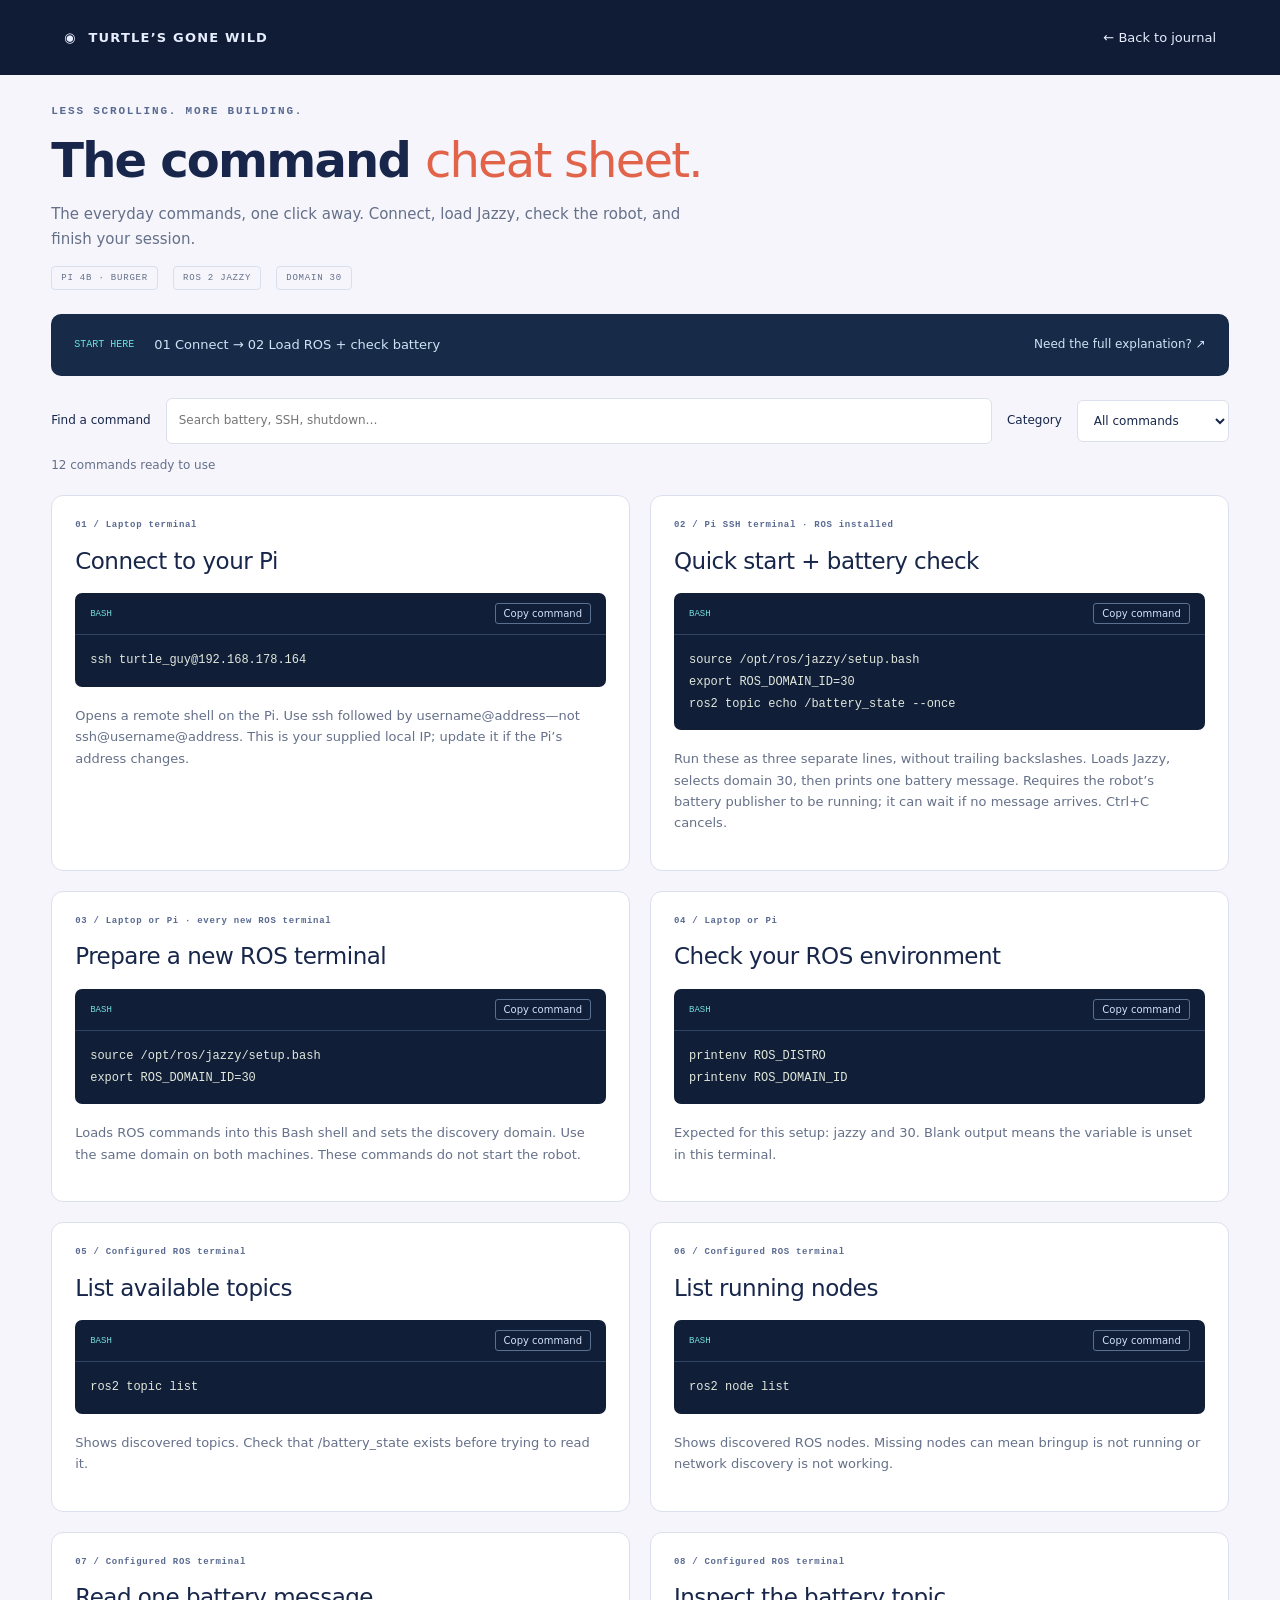
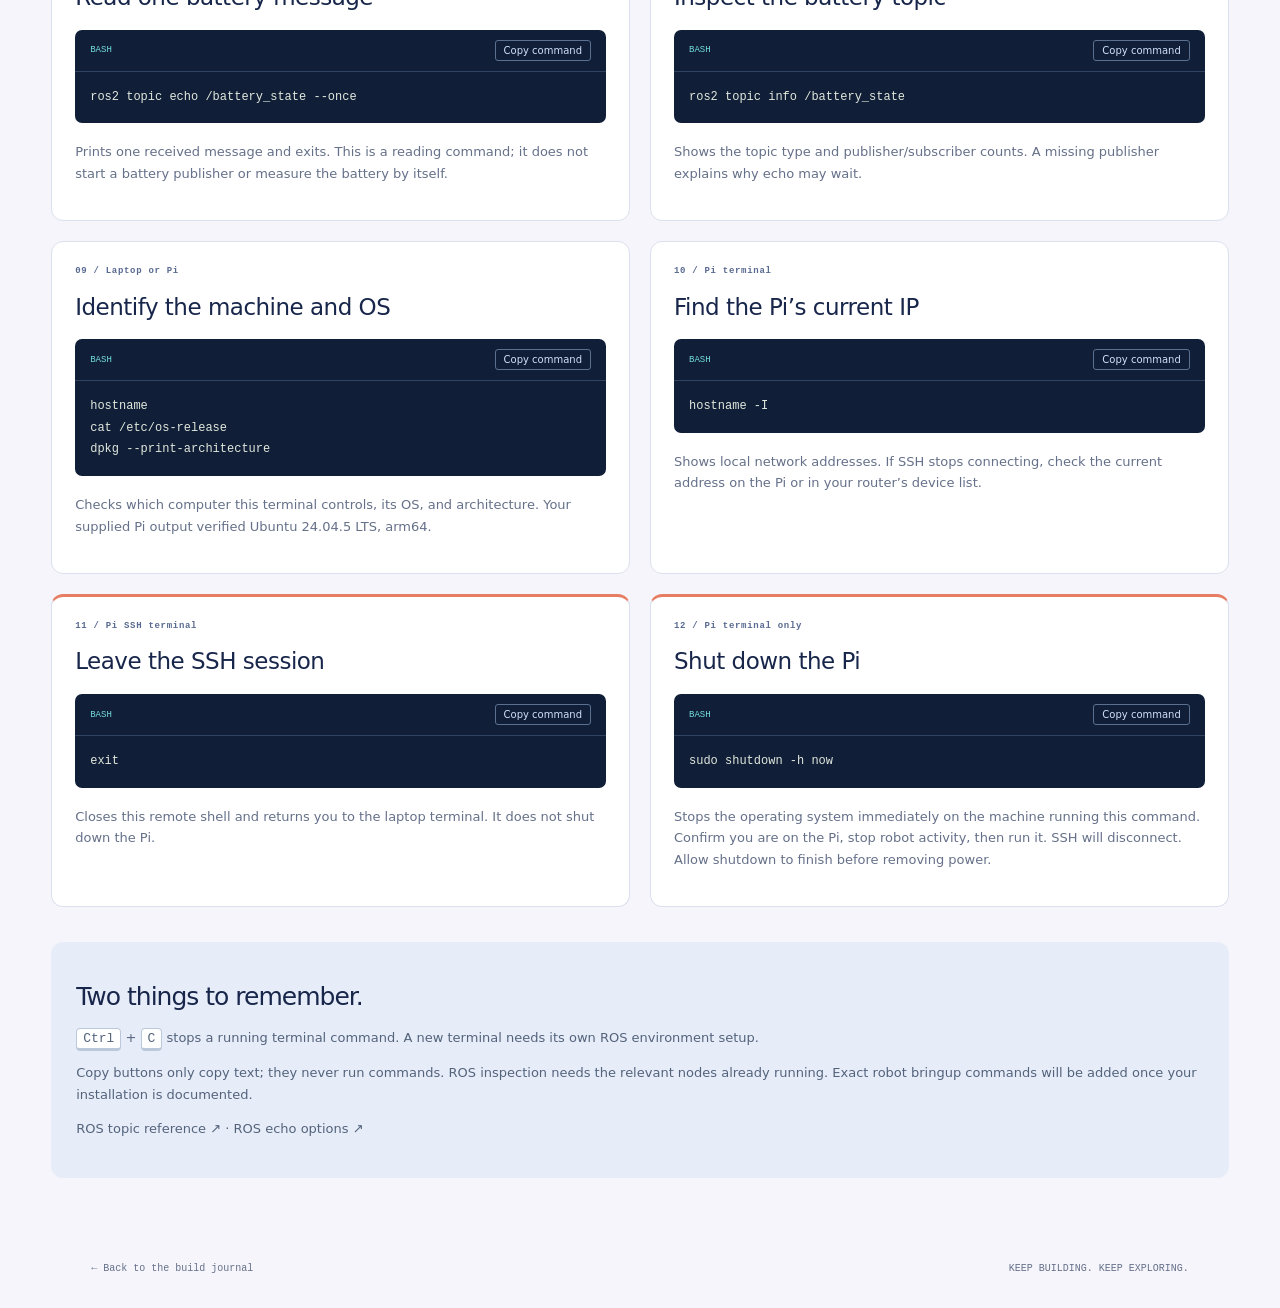
<file: docs/cheatsheet.html>
<!doctype html><html lang="en"><head><meta charset="utf-8"><meta name="viewport" content="width=device-width,initial-scale=1"><title>TurtleBot cheat sheet · Turtle’s Gone Wild</title><meta name="description" content="Quick-copy TurtleBot commands for SSH, ROS 2 Jazzy, battery status, and shutdown."><link rel="stylesheet" href="style.css"><script defer src="cheatsheet.js"></script></head><body class="cheatsheet-page"><header><a class="brand" href="index.html">◉ <span>TURTLE’S GONE WILD</span></a><nav aria-label="Main navigation"><a href="index.html">← Back to journal</a></nav></header><main><section class="cheat-hero"><div class="eyebrow">LESS SCROLLING. MORE BUILDING.</div><h1>The command <em>cheat sheet.</em></h1><p class="lead">The everyday commands, one click away. Connect, load Jazzy, check the robot, and finish your session.</p><div class="tags"><span>PI 4B · BURGER</span><span>ROS 2 JAZZY</span><span>DOMAIN 30</span></div></section><div class="cheat-route"><strong>START HERE</strong><span>01 Connect → 02 Load ROS + check battery</span><a href="index.html#day-2">Need the full explanation? ↗</a></div><div class="cheat-tools"><label for="cheat-search">Find a command</label><input id="cheat-search" type="search" placeholder="Search battery, SSH, shutdown…"><label for="cheat-category">Category</label><select id="cheat-category"><option value="all">All commands</option><option value="connect">Connect</option><option value="start">Quick start</option><option value="environment">ROS environment</option><option value="inspect">Inspect ROS</option><option value="system">System</option><option value="finish">Finish session</option></select></div><p id="cheat-status" role="status"></p><div class="cheat-grid"><article class="cheat-card" data-category="connect"><div class="eyebrow">01 / Laptop terminal</div><h2>Connect to your Pi</h2><div class="command"><div class="command-top"><span>BASH</span><button class="copy" type="button" aria-label="Copy: Connect to your Pi">Copy command</button></div><pre><code>ssh turtle_guy@192.168.178.164</code></pre></div><p>Opens a remote shell on the Pi. Use ssh followed by username@address—not ssh@username@address. This is your supplied local IP; update it if the Pi’s address changes.</p></article><article class="cheat-card" data-category="start"><div class="eyebrow">02 / Pi SSH terminal · ROS installed</div><h2>Quick start + battery check</h2><div class="command"><div class="command-top"><span>BASH</span><button class="copy" type="button" aria-label="Copy: Quick start + battery check">Copy command</button></div><pre><code>source /opt/ros/jazzy/setup.bash
export ROS_DOMAIN_ID=30
ros2 topic echo /battery_state --once</code></pre></div><p>Run these as three separate lines, without trailing backslashes. Loads Jazzy, selects domain 30, then prints one battery message. Requires the robot’s battery publisher to be running; it can wait if no message arrives. Ctrl+C cancels.</p></article><article class="cheat-card" data-category="environment"><div class="eyebrow">03 / Laptop or Pi · every new ROS terminal</div><h2>Prepare a new ROS terminal</h2><div class="command"><div class="command-top"><span>BASH</span><button class="copy" type="button" aria-label="Copy: Prepare a new ROS terminal">Copy command</button></div><pre><code>source /opt/ros/jazzy/setup.bash
export ROS_DOMAIN_ID=30</code></pre></div><p>Loads ROS commands into this Bash shell and sets the discovery domain. Use the same domain on both machines. These commands do not start the robot.</p></article><article class="cheat-card" data-category="environment"><div class="eyebrow">04 / Laptop or Pi</div><h2>Check your ROS environment</h2><div class="command"><div class="command-top"><span>BASH</span><button class="copy" type="button" aria-label="Copy: Check your ROS environment">Copy command</button></div><pre><code>printenv ROS_DISTRO
printenv ROS_DOMAIN_ID</code></pre></div><p>Expected for this setup: jazzy and 30. Blank output means the variable is unset in this terminal.</p></article><article class="cheat-card" data-category="inspect"><div class="eyebrow">05 / Configured ROS terminal</div><h2>List available topics</h2><div class="command"><div class="command-top"><span>BASH</span><button class="copy" type="button" aria-label="Copy: List available topics">Copy command</button></div><pre><code>ros2 topic list</code></pre></div><p>Shows discovered topics. Check that /battery_state exists before trying to read it.</p></article><article class="cheat-card" data-category="inspect"><div class="eyebrow">06 / Configured ROS terminal</div><h2>List running nodes</h2><div class="command"><div class="command-top"><span>BASH</span><button class="copy" type="button" aria-label="Copy: List running nodes">Copy command</button></div><pre><code>ros2 node list</code></pre></div><p>Shows discovered ROS nodes. Missing nodes can mean bringup is not running or network discovery is not working.</p></article><article class="cheat-card" data-category="inspect"><div class="eyebrow">07 / Configured ROS terminal</div><h2>Read one battery message</h2><div class="command"><div class="command-top"><span>BASH</span><button class="copy" type="button" aria-label="Copy: Read one battery message">Copy command</button></div><pre><code>ros2 topic echo /battery_state --once</code></pre></div><p>Prints one received message and exits. This is a reading command; it does not start a battery publisher or measure the battery by itself.</p></article><article class="cheat-card" data-category="inspect"><div class="eyebrow">08 / Configured ROS terminal</div><h2>Inspect the battery topic</h2><div class="command"><div class="command-top"><span>BASH</span><button class="copy" type="button" aria-label="Copy: Inspect the battery topic">Copy command</button></div><pre><code>ros2 topic info /battery_state</code></pre></div><p>Shows the topic type and publisher/subscriber counts. A missing publisher explains why echo may wait.</p></article><article class="cheat-card" data-category="system"><div class="eyebrow">09 / Laptop or Pi</div><h2>Identify the machine and OS</h2><div class="command"><div class="command-top"><span>BASH</span><button class="copy" type="button" aria-label="Copy: Identify the machine and OS">Copy command</button></div><pre><code>hostname
cat /etc/os-release
dpkg --print-architecture</code></pre></div><p>Checks which computer this terminal controls, its OS, and architecture. Your supplied Pi output verified Ubuntu 24.04.5 LTS, arm64.</p></article><article class="cheat-card" data-category="system"><div class="eyebrow">10 / Pi terminal</div><h2>Find the Pi’s current IP</h2><div class="command"><div class="command-top"><span>BASH</span><button class="copy" type="button" aria-label="Copy: Find the Pi’s current IP">Copy command</button></div><pre><code>hostname -I</code></pre></div><p>Shows local network addresses. If SSH stops connecting, check the current address on the Pi or in your router’s device list.</p></article><article class="cheat-card" data-category="finish"><div class="eyebrow">11 / Pi SSH terminal</div><h2>Leave the SSH session</h2><div class="command"><div class="command-top"><span>BASH</span><button class="copy" type="button" aria-label="Copy: Leave the SSH session">Copy command</button></div><pre><code>exit</code></pre></div><p>Closes this remote shell and returns you to the laptop terminal. It does not shut down the Pi.</p></article><article class="cheat-card" data-category="finish"><div class="eyebrow">12 / Pi terminal only</div><h2>Shut down the Pi</h2><div class="command"><div class="command-top"><span>BASH</span><button class="copy" type="button" aria-label="Copy: Shut down the Pi">Copy command</button></div><pre><code>sudo shutdown -h now</code></pre></div><p>Stops the operating system immediately on the machine running this command. Confirm you are on the Pi, stop robot activity, then run it. SSH will disconnect. Allow shutdown to finish before removing power.</p></article></div><section class="cheat-help"><h2>Two things to remember.</h2><p><kbd>Ctrl</kbd> + <kbd>C</kbd> stops a running terminal command. A new terminal needs its own ROS environment setup.</p><p>Copy buttons only copy text; they never run commands. ROS inspection needs the relevant nodes already running. Exact robot bringup commands will be added once your installation is documented.</p><p><a href="https://docs.ros.org/en/jazzy/Tutorials/Beginner-CLI-Tools/Understanding-ROS2-Topics/Understanding-ROS2-Topics.html">ROS topic reference ↗</a> · <a href="https://github.com/ros2/ros2cli/blob/jazzy/ros2topic/ros2topic/verb/echo.py">ROS echo options ↗</a></p></section></main><footer><a href="index.html">← Back to the build journal</a><span>KEEP BUILDING. KEEP EXPLORING.</span></footer><div id="toast" role="status"></div></body></html>
</file>
<file: docs/style.css>
:root{--paper:#f7f7ef;--ink:#183d2f;--muted:#687266;--line:#d9dfd1;--lime:#d5ed9c}*{box-sizing:border-box}html{scroll-behavior:smooth;scroll-padding-top:30px}body{margin:0;background:var(--paper);color:var(--ink);font:16px/1.65 system-ui,-apple-system,BlinkMacSystemFont,'Segoe UI',sans-serif}a{color:inherit;text-decoration:none}a:hover{text-decoration:underline}button,input{font:inherit}button,a,input,summary{touch-action:manipulation}button{cursor:pointer}button:focus-visible,a:focus-visible,input:focus-visible,summary:focus-visible{outline:3px solid #6b893c;outline-offset:5px}header{max-width:1400px;margin:auto;padding:27px 5%;display:flex;justify-content:space-between;align-items:center;border-bottom:1px solid var(--line)}.brand{display:flex;gap:12px;align-items:center;font-weight:800;letter-spacing:1.2px;font-size:13px}.brand:first-letter{font-size:24px}nav{display:flex;gap:30px;font-size:13px}main{max-width:1300px;margin:auto;padding:0 4%}.hero{display:grid;grid-template-columns:1.1fr 1fr;align-items:center;gap:60px;padding:85px 0 78px}.eyebrow{font:11px/1.5 ui-monospace,monospace;letter-spacing:1.8px;font-weight:600}.pulse{display:inline-block;width:7px;height:7px;background:#718a46;border-radius:50%;margin-right:10px}h1{font-size:clamp(44px,5.2vw,76px);font-weight:500;letter-spacing:-4px;line-height:1.08;margin:25px 0}h1 em{font-family:Georgia,serif;font-weight:400;color:#668344}.lead{max-width:470px;color:var(--muted);font-size:17px}.hero-actions{display:flex;align-items:center;gap:20px;margin:30px 0}.button{display:inline-flex;gap:35px;align-items:center;background:var(--ink);color:#fff;padding:13px 21px;border-radius:5px;font-size:13px}.quiet{border:0;background:none;color:var(--ink);font-size:12px;padding:8px 0}.tags{display:flex;gap:15px;flex-wrap:wrap;font:9px ui-monospace,monospace;letter-spacing:.8px;color:var(--muted)}.robot-scene{background:#e8eddf;border:1px solid #d7decb;border-radius:12px;overflow:hidden;transform:rotate(2deg)}.scene-label,.scene-bottom{display:flex;justify-content:space-between;padding:18px 24px;font:9px ui-monospace,monospace;letter-spacing:1px}.scene-label span{color:#78934c}.robot-scene svg{width:100%;display:block}.scene-bottom{border-top:1px solid #d1dac6}.robot{animation:float 4s ease-in-out infinite}.radar{transform-origin:285px 188px;animation:radar 4s infinite}@keyframes float{50%{transform:translateY(-7px)}}@keyframes radar{0%{transform:scale(.75);opacity:.6}100%{transform:scale(1.3);opacity:0}}.journal-layout{display:grid;grid-template-columns:230px minmax(0,1fr);gap:65px;border-top:1px solid var(--line);padding-top:44px}aside{position:sticky;top:30px;align-self:start;font-size:12px}aside>a{display:flex;gap:15px;padding:14px 0;color:#697366}aside>a:hover{color:var(--ink)}aside .eyebrow{margin-bottom:20px}.progress-box{border-top:1px solid var(--line);margin-top:25px;padding-top:25px}.progress-box small{display:block;color:var(--muted);font-size:10px;line-height:1.6}progress{width:100%;height:6px;accent-color:#678645}.toolbar{display:flex;align-items:center;gap:15px;padding-bottom:20px;border-bottom:1px solid var(--line);font-size:12px}.toolbar input{min-width:0;flex:1;border:1px solid var(--line);border-radius:5px;background:#fff;padding:9px 12px;font-size:12px}.chapter{padding:30px 0 55px;border-bottom:1px solid var(--line)}h2{font-size:36px;font-weight:500;line-height:1.2;letter-spacing:-1px;margin:15px 0}.chapter-sub{color:var(--muted);margin-top:0}.notice{background:#eaf0de;border-left:3px solid #91a664;padding:18px 22px;font-size:13px;margin:25px 0}.notice strong{font-size:11px;text-transform:uppercase;letter-spacing:.5px}.notice p{margin:8px 0 0;color:#58654e}.step{border:1px solid var(--line);border-radius:7px;margin:15px 0;background:#fcfcf7;overflow:hidden}.step summary{cursor:pointer;display:flex;align-items:center;gap:18px;padding:20px;list-style:none;font-size:15px;font-weight:600}.step summary::-webkit-details-marker{display:none}.step summary small{display:block;font:10px ui-monospace,monospace;color:var(--muted);margin-top:5px;font-weight:400}.step-no{font:12px ui-monospace,monospace;color:#7d8c6b;align-self:flex-start;padding-top:3px}.expand{margin-left:auto;font-size:20px;font-weight:300}details[open] .expand{transform:rotate(45deg)}.step-body{padding:0 22px 22px;font-size:14px;color:#465246}.step-body>p{margin:0 0 20px}.command{background:#1b2c25;border-radius:7px;margin:18px 0;color:#e1e8dc;overflow:hidden}.command-top{display:flex;justify-content:space-between;padding:10px 15px;border-bottom:1px solid #34473c;font:9px ui-monospace,monospace;align-items:center;color:#a9bc99}.copy{background:none;border:1px solid #52624f;border-radius:3px;color:#d9e6d0;font:10px system-ui;padding:4px 8px}.command pre{padding:15px;margin:0;overflow:auto;font:12px/1.8 ui-monospace,SFMono-Regular,Consolas,monospace;tab-size:2}.command p{margin:0;padding:13px 15px;font-size:12px;color:#b6c4af;border-top:1px solid #34473c;background:#24362c}.checkpoint{background:#eff3e8;padding:15px 18px;font-size:12px}.checkpoint strong{font:9px ui-monospace,monospace;letter-spacing:1px;color:#657c48}.checkpoint p{margin:6px 0 0}.done{display:flex;align-items:center;gap:8px;margin-top:18px;font-size:11px;cursor:pointer}.done input{accent-color:#55723b}.next{margin-top:35px;background:#e7eddd;padding:35px;border:0;border-radius:8px}.next p,.next li,.references p,.references li{font-size:13px;color:#586650}.next ol{padding-left:20px;margin-bottom:25px}.references ul{list-style:none;padding:0}.references li{border-bottom:1px solid var(--line);padding:12px 0}.references a:hover{color:#183d2f}footer{max-width:1200px;margin:50px auto 0;padding:35px 4%;display:flex;justify-content:space-between;gap:20px;font:10px ui-monospace,monospace;color:var(--muted)}#search-status{font-size:12px;color:var(--muted)}[hidden]{display:none!important}#toast{position:fixed;bottom:25px;right:25px;background:var(--ink);color:white;padding:12px 20px;border-radius:5px;font-size:12px}#toast:empty{display:none}@media(max-width:850px){.hero{gap:25px;padding:55px 0}.journal-layout{grid-template-columns:175px minmax(0,1fr);gap:25px}h1{letter-spacing:-2px}.hero-actions{align-items:flex-start;flex-direction:column;gap:5px}}@media(max-width:600px){header{padding:20px 5%}nav{gap:14px}nav a:not(:last-child){display:none}.hero{grid-template-columns:1fr;padding:40px 0;gap:30px}.hero-actions{flex-direction:row;align-items:center;gap:18px}.hero h1{font-size:54px}.robot-scene{max-width:420px;transform:none}.journal-layout{display:block;padding-top:20px}aside{position:static;display:flex;flex-wrap:wrap;gap:5px 20px;margin-bottom:20px}aside .eyebrow,.progress-box{width:100%}aside .eyebrow{margin-bottom:5px}aside>a{padding:5px 0}.progress-box{margin-top:5px;padding-top:15px}.toolbar{flex-wrap:wrap}.toolbar label{width:100%}h2{font-size:30px}.step summary{padding:17px;gap:10px}.step-body{padding:0 15px 18px}footer{flex-wrap:wrap}.next{padding:25px}}@media(prefers-reduced-motion:reduce){*{animation:none!important;scroll-behavior:auto!important}}@media print{body{background:white;color:black;font-size:10pt}header,aside,.hero,.toolbar,#search-status,footer,#toast,.copy,.done,.hero-actions{display:none!important}main{padding:0;max-width:none}.journal-layout{display:block;border:0;padding:0}.chapter{padding:15px 0}.step{break-inside:auto}.command{background:#f0f0f0;color:black}.command p{background:#fafafa;color:black}.command pre{white-space:pre-wrap;overflow:visible;overflow-wrap:anywhere}.command-top{color:black}h2{font-size:22pt}.step summary{break-after:avoid}.next .button{display:none}.references a{text-decoration:underline}}
/* Midnight workshop: warm paper, electric blue, coral, and original hardware art. */
:root{--paper:#f5f5fb;--ink:#17264a;--muted:#657089;--line:#dce0ed;--lime:#5ce0dc}body{background:var(--paper)}header{background:#101b35;color:#e6edff;max-width:none;padding-left:max(5%,calc((100vw - 1170px)/2));padding-right:max(5%,calc((100vw - 1170px)/2));border:0}.hero{gap:45px;padding:65px 0}h1{font-weight:750;font-size:clamp(43px,5.2vw,73px);letter-spacing:-3.5px}h1 em{color:#e16349;font-style:normal;font-family:inherit}.eyebrow{color:#596a91}.pulse{background:#f17b60;box-shadow:0 0 0 5px #f17b6018}.button{background:#ed755b;color:#101b35;font-weight:750;box-shadow:0 5px 0 #c65c46;transition:transform .2s}.button:hover{transform:translateY(-2px);text-decoration:none}.hero-actions .quiet{color:#405379}.tags span{padding:6px 9px;border:1px solid #d8dfed;border-radius:4px}.robot-scene{transform:none;background:#12223f;border-color:#283e60;box-shadow:0 24px 60px #17264a20;border-radius:18px;color:#a7bddd;position:relative}.scene-label{color:#c0d2ee}.scene-label span{color:#60dfdb;font-size:8px}.scene-bottom{border-color:#2d4062;color:#afc6e3}.hero-robot{height:345px;position:relative;display:grid;place-items:center;background:radial-gradient(ellipse at center,#244565 0%,transparent 65%);overflow:hidden}.hero-robot>img{width:260px;z-index:1;filter:drop-shadow(0 10px 20px #0005);animation:hover-bot 5s ease-in-out infinite}.orbit{position:absolute;border:1px dashed #55779470;width:280px;height:280px;border-radius:50%;transform:rotateX(55deg);animation:orbit-spin 30s linear infinite}.orbit-two{width:380px;height:380px;animation-direction:reverse}.callout{position:absolute;z-index:2;font:10px ui-monospace,monospace;color:#c6daed;background:#142644dd;padding:6px 10px;border:1px solid #385472;border-radius:5px}.callout-a{top:34px;right:18px}.callout-b{left:15px;top:170px;color:#65e6dc}.callout-c{bottom:18px;right:20px;color:#ffac94}@keyframes hover-bot{50%{transform:translateY(-10px) rotate(2deg)}}@keyframes orbit-spin{to{transform:rotateX(55deg) rotate(360deg)}}.visual-lab{padding:35px 0 45px;border-top:1px solid var(--line)}.lab-heading{display:flex;justify-content:space-between;align-items:center;gap:25px;margin-bottom:25px}.lab-heading h2{font-size:30px;margin-bottom:0}.lab-heading>p{font-size:13px;max-width:270px;color:var(--muted)}.hardware-grid{display:grid;grid-template-columns:repeat(3,minmax(0,1fr));gap:18px}.hardware-grid article{border:1px solid var(--line);border-radius:14px;background:#fff;padding:23px;transition:transform .25s,box-shadow .25s}.hardware-grid article:hover{transform:translateY(-5px);box-shadow:0 15px 25px #17264a0d}.hardware-number{font:9px ui-monospace,monospace;color:#637293;letter-spacing:1px}.hardware-grid img{width:100%;height:165px;object-fit:contain;margin:15px 0;background:#eef3fc;border-radius:8px}.hardware-grid article:nth-child(2) img{background:#e5f5f2}.hardware-grid article:nth-child(3) img{background:#fff0ea}.hardware-grid h3{margin:0;font-size:18px}.hardware-grid p{font-size:13px;color:var(--muted);min-height:85px}.hardware-tag{font:8px ui-monospace,monospace;color:#445a7b;letter-spacing:.4px}.comms-lab{border-radius:18px;background:#101e39;color:#edf2ff;padding:32px;margin-bottom:35px}.comms-lab .eyebrow{color:#6edddc}.mode-buttons{display:flex;gap:8px}.mode-buttons button,.motion-button{border:1px solid #48617c;color:#dbe6fb;border-radius:7px;background:#233858;padding:10px 14px;font-size:12px}.mode-buttons button[aria-pressed=true]{background:#5ee1db;color:#10243b;border-color:#5ee1db}.connection{display:grid;grid-template-columns:1fr 1.3fr 1fr;align-items:center;gap:15px}.connection>div:not(.signal){display:flex;flex-direction:column;align-items:center}.connection img{width:100%;height:140px;object-fit:contain}.connection strong{font:12px ui-monospace,monospace}.signal{text-align:center;font:11px ui-monospace,monospace;color:#6ee0dd}.signal small{font-size:9px;color:#adbbd6}.signal-line{height:2px;background:#36516b;position:relative;margin:25px 0}.signal-line i{position:absolute;left:0;top:-4px;width:10px;height:10px;border-radius:50%;background:#60e5dc;box-shadow:0 0 15px #60e5dc;animation:packet 3s linear infinite}.signal-line i:nth-child(2){animation-delay:-1s}.signal-line i:nth-child(3){animation-delay:-2s}.comms-lab.ros-mode .signal-line i{animation-direction:reverse;background:#ffa18b}.comms-lab.ros-mode #signal-label{color:#ffa18b}@keyframes packet{0%{left:0;opacity:0}10%,90%{opacity:1}100%{left:calc(100% - 10px);opacity:0}}#mode-explanation{margin-top:25px;padding:22px;border-radius:10px;background:#1d304f;border:1px solid #344b69;font-size:14px}#mode-explanation p{margin:8px 0 0;font-size:13px;color:#bdcce3}.demo-caption{font-size:10px;color:#a5b7d0;margin-bottom:0}.playground{margin:35px 0 50px}.motion-button{background:#fff;color:#17264a;border-color:#cdd6e6;white-space:nowrap}.rover-track{height:210px;border:1px solid #cedbea;border-radius:14px;background:#e7eef8;position:relative;overflow:hidden}.track-grid{position:absolute;inset:0;background-image:linear-gradient(#7b95b314 1px,transparent 1px),linear-gradient(90deg,#7b95b314 1px,transparent 1px);background-size:25px 25px}.rover-track:after{content:'';position:absolute;inset:45px 9%;border:2px dashed #92a9c3;border-radius:55px;pointer-events:none}.mini-rover{position:absolute;left:3%;top:30px;width:85px;text-align:center;z-index:1;animation:explore 18s ease-in-out infinite}.mini-rover img{width:75px;height:90px;filter:drop-shadow(0 6px 4px #1233)}.mini-rover span{display:block;font:9px ui-monospace,monospace;background:#172b49;color:#b7fff7;border-radius:8px;padding:3px}.waypoint{position:absolute;bottom:15px;font:9px ui-monospace,monospace;letter-spacing:2px;color:#5d7795}.waypoint-one{left:8%}.waypoint-two{left:44%}.waypoint-three{right:8%}@keyframes explore{0%,100%{left:3%;top:20px;transform:rotate(-6deg)}30%{left:calc(100% - 100px);top:20px;transform:rotate(6deg)}50%{left:calc(100% - 100px);top:75px;transform:rotate(-6deg)}80%{left:3%;top:75px;transform:rotate(6deg)}}.playground-footer{display:flex;justify-content:space-between;align-items:center;gap:20px;font-size:11px;color:#6b7990}.playground-footer>span{font:9px ui-monospace,monospace;color:#657e9b}.motion-paused *,.motion-paused *:before,.motion-paused *:after{animation-play-state:paused!important}.notice{background:#e9effa;border-color:#688dd0}.notice p{color:#51617c}.step{background:#fff}.step summary{color:#203357}.step-no{color:#c45d47}.step-body{color:#4f5b73}.command{background:#101e38}.command-top{color:#74dedc;border-color:#304361}.command p{background:#1c2e49;color:#bbcce2;border-color:#304361}.copy{border-color:#5a7090;color:#d1e1f8}.checkpoint{background:#edf4fa}.checkpoint strong{color:#44688b}.done input,progress{accent-color:#3d84bc}.next{background:#e6eafb}.next p,.next li,.references p,.references li{color:#5a6682}aside>a{color:#5c6a84}.progress-box small{color:#64738b}#toast{background:#243d61}button:focus-visible,a:focus-visible,input:focus-visible,summary:focus-visible{outline-color:#e1765a}.scene-label,.scene-bottom{font-size:9px}
@media(max-width:850px){.hero{gap:25px}.hero-robot{height:290px}.hero-robot>img{width:210px}.callout{font-size:8px}.callout-b{left:8px;top:160px}.lab-heading{align-items:flex-start;flex-direction:column;gap:8px}.lab-heading>p{max-width:none;margin-top:0}.hardware-grid article{padding:16px}.hardware-grid p{min-height:115px}.hardware-tag{line-height:1.6}.mode-buttons{flex-wrap:wrap}}@media(max-width:600px){.hero h1{font-size:48px;letter-spacing:-2.5px}.hero-robot{height:320px}.hero-robot>img{width:235px}.callout{font-size:10px}.hardware-grid{grid-template-columns:1fr}.hardware-grid article{display:grid;grid-template-columns:115px 1fr;gap:5px 16px;padding:18px}.hardware-number{grid-column:1/-1}.hardware-grid img{grid-column:1;grid-row:2/5;height:130px;margin:5px 0}.hardware-grid h3{grid-column:2;font-size:17px;align-self:end}.hardware-grid p{grid-column:2;min-height:0;margin:4px 0;font-size:12px}.hardware-tag{grid-column:2;font-size:8px}.comms-lab{padding:22px 17px}.connection{grid-template-columns:1fr 1fr 1fr;gap:5px}.connection img{height:100px}.signal{font-size:9px}.signal small{font-size:8px}.lab-heading h2{font-size:27px}.playground-footer>span{display:none}.hero-actions{flex-wrap:wrap}.hero .button{gap:15px}.mode-buttons button{font-size:11px}.scene-label span{font-size:7px}}@media(prefers-reduced-motion:reduce){.mini-rover{left:calc(50% - 42px)}.hardware-grid article,.button{transition:none}}@media print{.visual-lab,.comms-lab,.playground{display:none}.command{background:#eee;color:black}.command p{background:#fafafa;color:black}.command-top{color:black}}
.cheat-hero{padding:55px 0 35px}.cheat-hero h1{font-size:clamp(42px,5vw,65px)}.cheat-hero .lead{max-width:650px}.cheat-route{display:flex;gap:20px;flex-wrap:wrap;align-items:center;padding:20px 23px;background:#172b49;color:#cce4f5;border-radius:10px;font-size:13px}.cheat-route strong{font:10px ui-monospace,monospace;color:#69e2d9}.cheat-route a{margin-left:auto;font-size:12px}.cheat-tools{display:flex;gap:15px;align-items:center;margin:30px 0 10px;font-size:12px}.cheat-tools input,.cheat-tools select{padding:12px;border:1px solid var(--line);border-radius:6px;background:white;color:var(--ink);font:inherit}.cheat-tools input{flex:1;min-width:0}.cheat-grid{display:grid;grid-template-columns:repeat(2,minmax(0,1fr));gap:20px}.cheat-card{padding:23px;border:1px solid var(--line);background:white;border-radius:12px}.cheat-card h2{font-size:23px;letter-spacing:-.5px}.cheat-card>.eyebrow{font-size:9px;letter-spacing:.7px}.cheat-card>p{font-size:13px;color:var(--muted)}.cheat-card .command{margin:18px 0}.cheat-card .command pre{white-space:pre-wrap;overflow-wrap:anywhere}.cheat-card[data-category=finish]{border-top:3px solid #e77d63}#cheat-status{font-size:12px;color:var(--muted);margin-bottom:20px}.cheat-help{margin:35px 0;padding:25px;border-radius:12px;background:#e7edf8}.cheat-help h2{font-size:25px}.cheat-help p{font-size:13px;color:#53637c}kbd{background:#fff;border:1px solid #bbc8db;border-bottom-width:3px;padding:2px 6px;border-radius:4px}.cheat-nav{font-weight:650}@media(max-width:700px){.cheat-grid{grid-template-columns:1fr}.cheat-tools{flex-wrap:wrap;gap:10px}.cheat-tools input{flex-basis:70%}.cheat-tools select{flex:1}.cheat-route a{margin-left:0}.cheat-hero{padding-top:35px}.cheat-card{padding:18px}header nav a.cheat-nav{display:block}}@media print{.cheat-tools,#cheat-status{display:none}.cheat-grid{display:block}.cheat-card{break-inside:avoid;margin-bottom:15px}.cheat-route{background:#eee;color:#111}.cheat-hero h1{font-size:30px}}

.cheat-hero{padding:28px 0 24px}.cheat-hero h1{font-size:clamp(30px,4vw,48px);letter-spacing:-1.8px;margin:15px 0}.cheat-hero .lead{font-size:15px}.cheat-tools{margin-top:22px}
</file>
